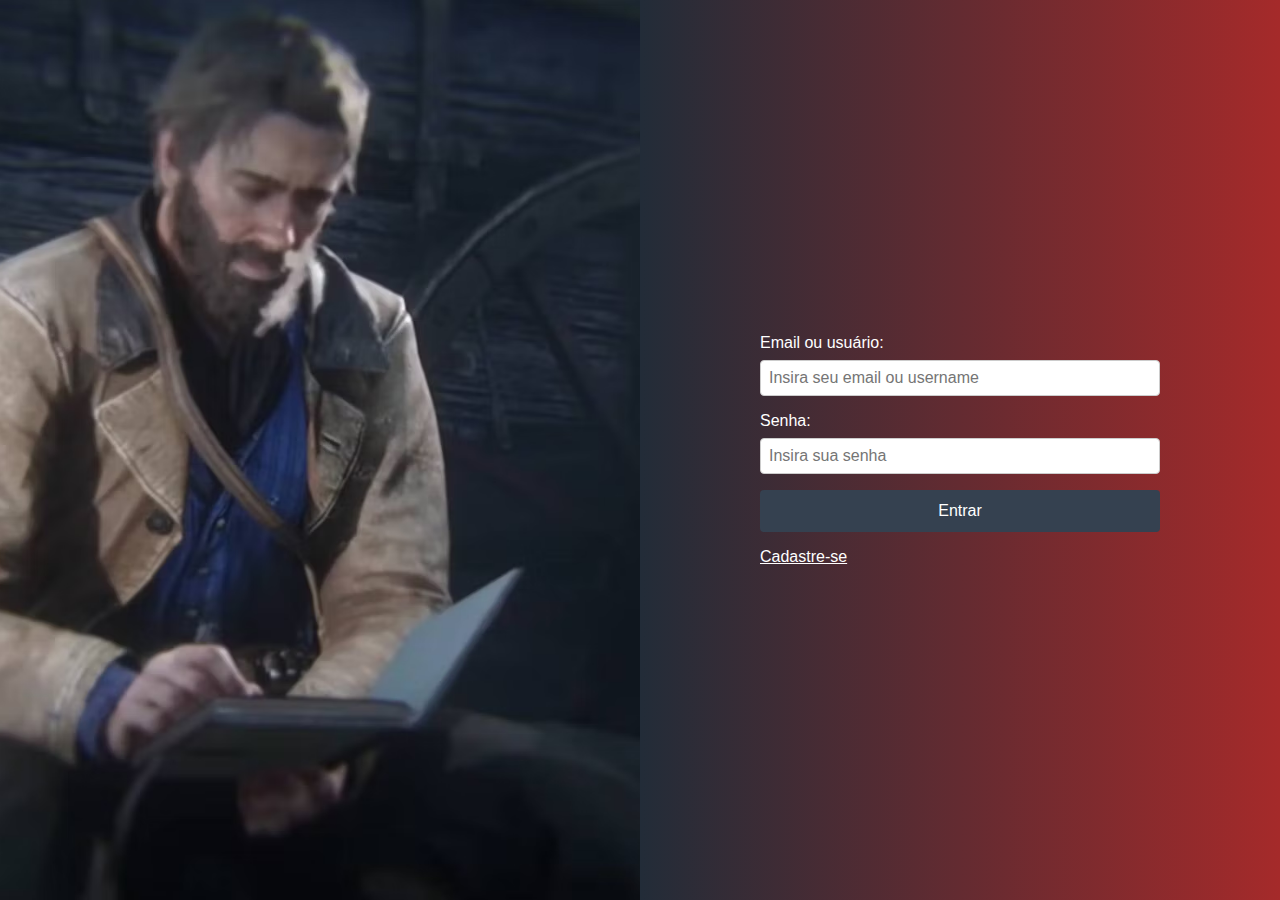
<file: index.html>
<!DOCTYPE html>
<html lang="en">
<head>
    <meta charset="UTF-8">
    <meta name="viewport" content="width=device-width, initial-scale=1.0">
    <title>Login - TadCalc</title>
    <style>
        * {
            margin: 0;
            padding: 0;
            box-sizing: border-box;
        }
        body {
            font-family: Arial, sans-serif;
        }
        main {
            display: flex;
            height: 100vh; 
        }
        #div1 {
            height: 100%;
            width: 50%;
            background-image: url('./img/red-dead-redemption-2-arthur-writing.avif');
            background-size: cover;
            background-position: center;
        }
        .form-container {
            display: flex;
            flex-direction: column;
            justify-content: center;
            align-items: center;
            width: 50%;
            padding: 2rem;
            background: linear-gradient(to right, #222C38, brown)
        }
        form {
            display: flex;
            flex-direction: column;
            width: 100%;
            max-width: 400px; 
        }
        label {
            margin-bottom: 0.5rem;
            font-size: 1rem;
            color: #fff;
        }
        input {
            margin-bottom: 1rem;
            padding: 0.5rem;
            font-size: 1rem;
            border: 1px solid #ccc;
            border-radius: 4px;
            width: 100%;
        }
        input[type="button"] {
            background-color: #354150;
            color: white;
            border: none;
            cursor: pointer;
            padding: 0.75rem;
            font-size: 1rem;
            border-radius: 4px;
        }
        input[type="submit"]:hover {
            background-color: #0056b3;
        }

        @media (max-width: 1024px) {
    main {
        flex-direction: column;
        height: auto;
    }

    #div1 {
        width: 100%;
        height: 50vh; 
    }

    .form-container {
        width: 100%;
        padding: 1rem;
    }

    form {
        max-width: 90%;
    }

    input[type="button"] {
        padding: 0.5rem;
        font-size: 0.9rem;
    }
}

    </style>
</head>
<body>
    <main>
        <div id="div1"></div>
        <div class="form-container">
            <form action="" id="formLogin">
                <label for="login">Email ou usuário:</label>
                <input type="text" id="login" name="login" placeholder="Insira seu email ou username">
                <label for="senha">Senha:</label>
                <input type="password" id="senha" name="senha" placeholder="Insira sua senha">
                <a href="./TadCalcs.html"><input type="button" value="Entrar"></a>
                <a href="" style="color: #fff;" id="cadastro"><p>Cadastre-se</p></a>
            </form>
        </div>
    </main>
</body>
<script>
    const frm = document.getElementById('formLogin');
    const cadastro = document.getElementById('cadastro')

    cadastro.addEventListener('click', (e) => {
        e.preventDefault()
        frm.innerHTML = `
                <h2 style="color: #fff; margin-bottom: 1rem">Cadastro de usuário:</h2>
                <label for="login">Insira um Email ou Nome de usuário</label>
                <input type="text" id="login" name="login" placeholder="Insira seu email ou username">
                <label for="senha">Crie uma senha:</label>
                <input type="password" id="senha" name="senha" placeholder="Insira uma senha">
                <a href="./TadCalcs.html"><input type="button" value="Cadastar"></a>
        `
    })
</script>
</html>
</file>
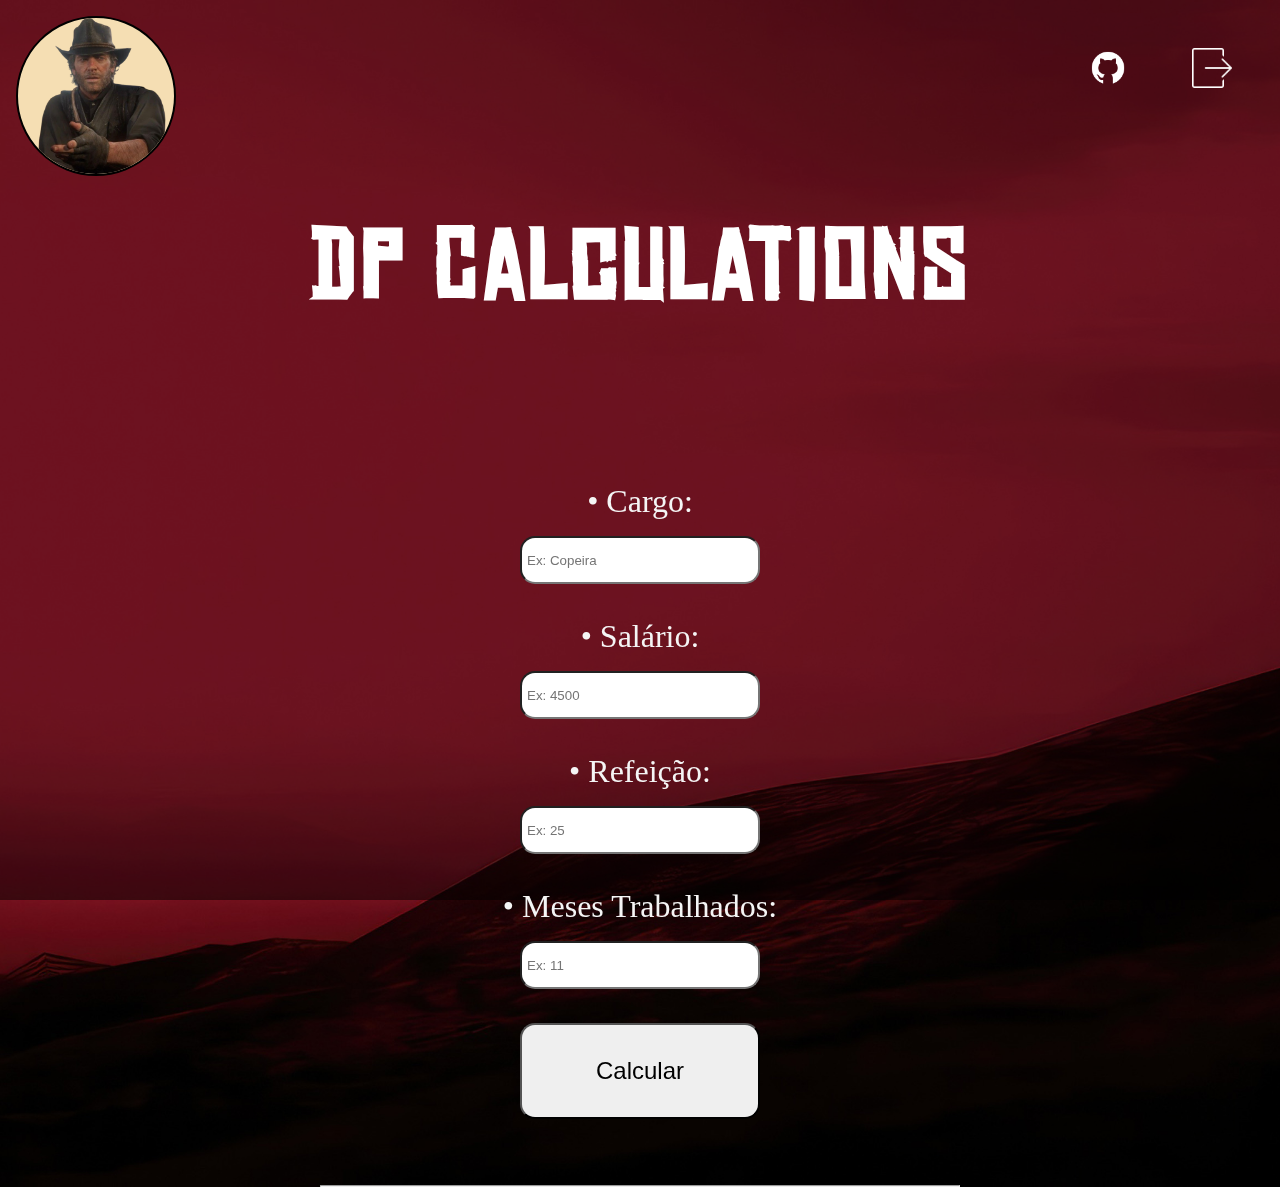
<file: TadCalcs.html>
<!DOCTYPE html>
<html lang="en">

<head>
    <meta charset="UTF-8">
    <meta name="viewport" content="width=device-width, initial-scale=1.0">
    <title>Tad Calculations</title>
    <link rel="stylesheet" href="./css/style.css">
</head>

<body>
    <div class="carousel-overlay"></div>
    <header>
        <img src="./img/arthur.png" alt="" id="arthur">
        <nav>
            <ul>
                <a href="https://github.com/Luuck-bit/">
                    <li><img src="./img/github.png" alt=""></li>
                </a>
                <a href="./index.html"> <li><img src="./img/logout.png" alt=""></li></a>
            </ul>
        </nav>
    </header>
    <section id="title">
        <h1>Dp Calculations</h1>
    </section>
    <main>
        <form id="form">
            <label for="cargo">• Cargo:</label>
            <input type="text" id="cargo" placeholder="Ex: Copeira"><br>
            <label for="salario">• Salário:</label>
            <input type="number" id="salario" placeholder="Ex: 4500"><br>
            <label for="refeicao">• Refeição:</label>
            <input type="number" id="refeicao" placeholder="Ex: 25"> <br>
            <label for="mesesTrabalhados">• Meses Trabalhados:</label>
            <input type="number" id="mesesTrabalhados" placeholder="Ex: 11"><br>

        </form>
        <input type="button" value="Calcular" id="button"><br>

    </main>
    <hr>
    <section id="resultados">

    </section>

    
</body>
</div>
<script src="./js/script.js"></script>

</html>
</file>
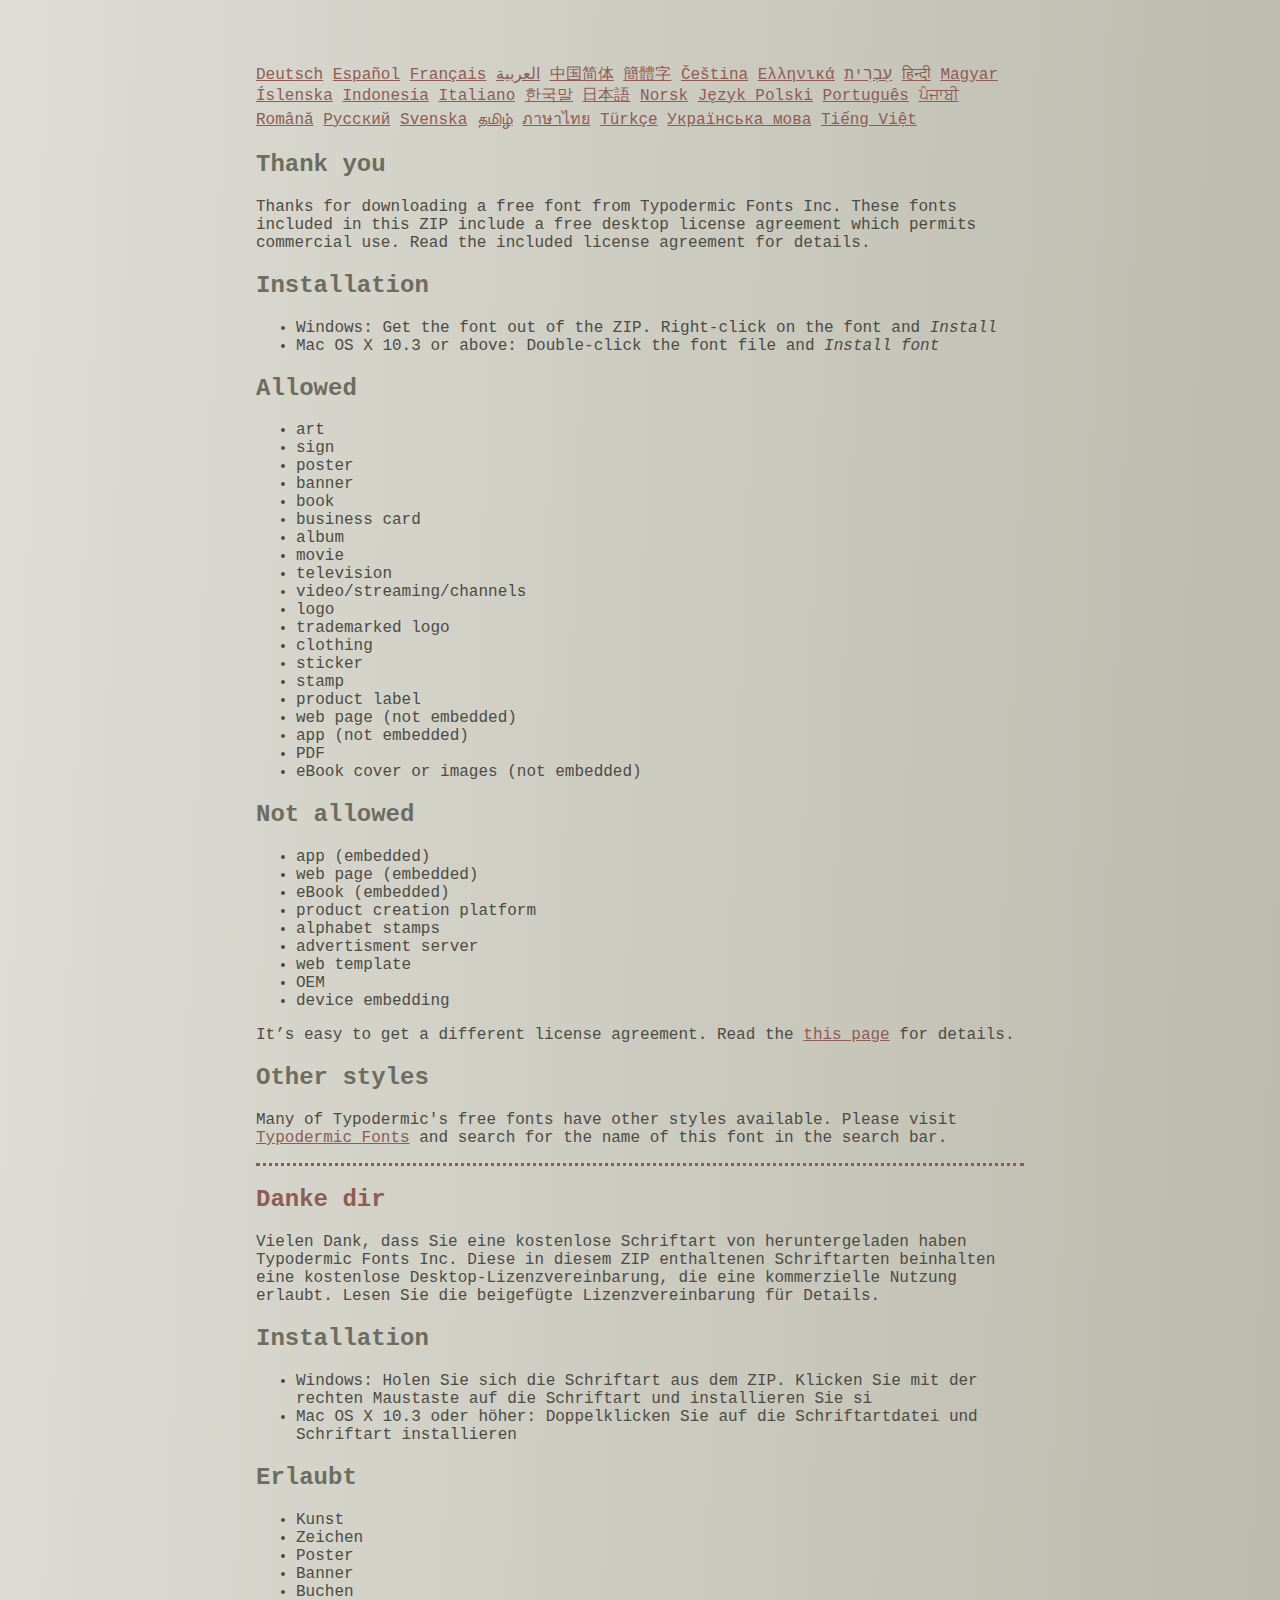
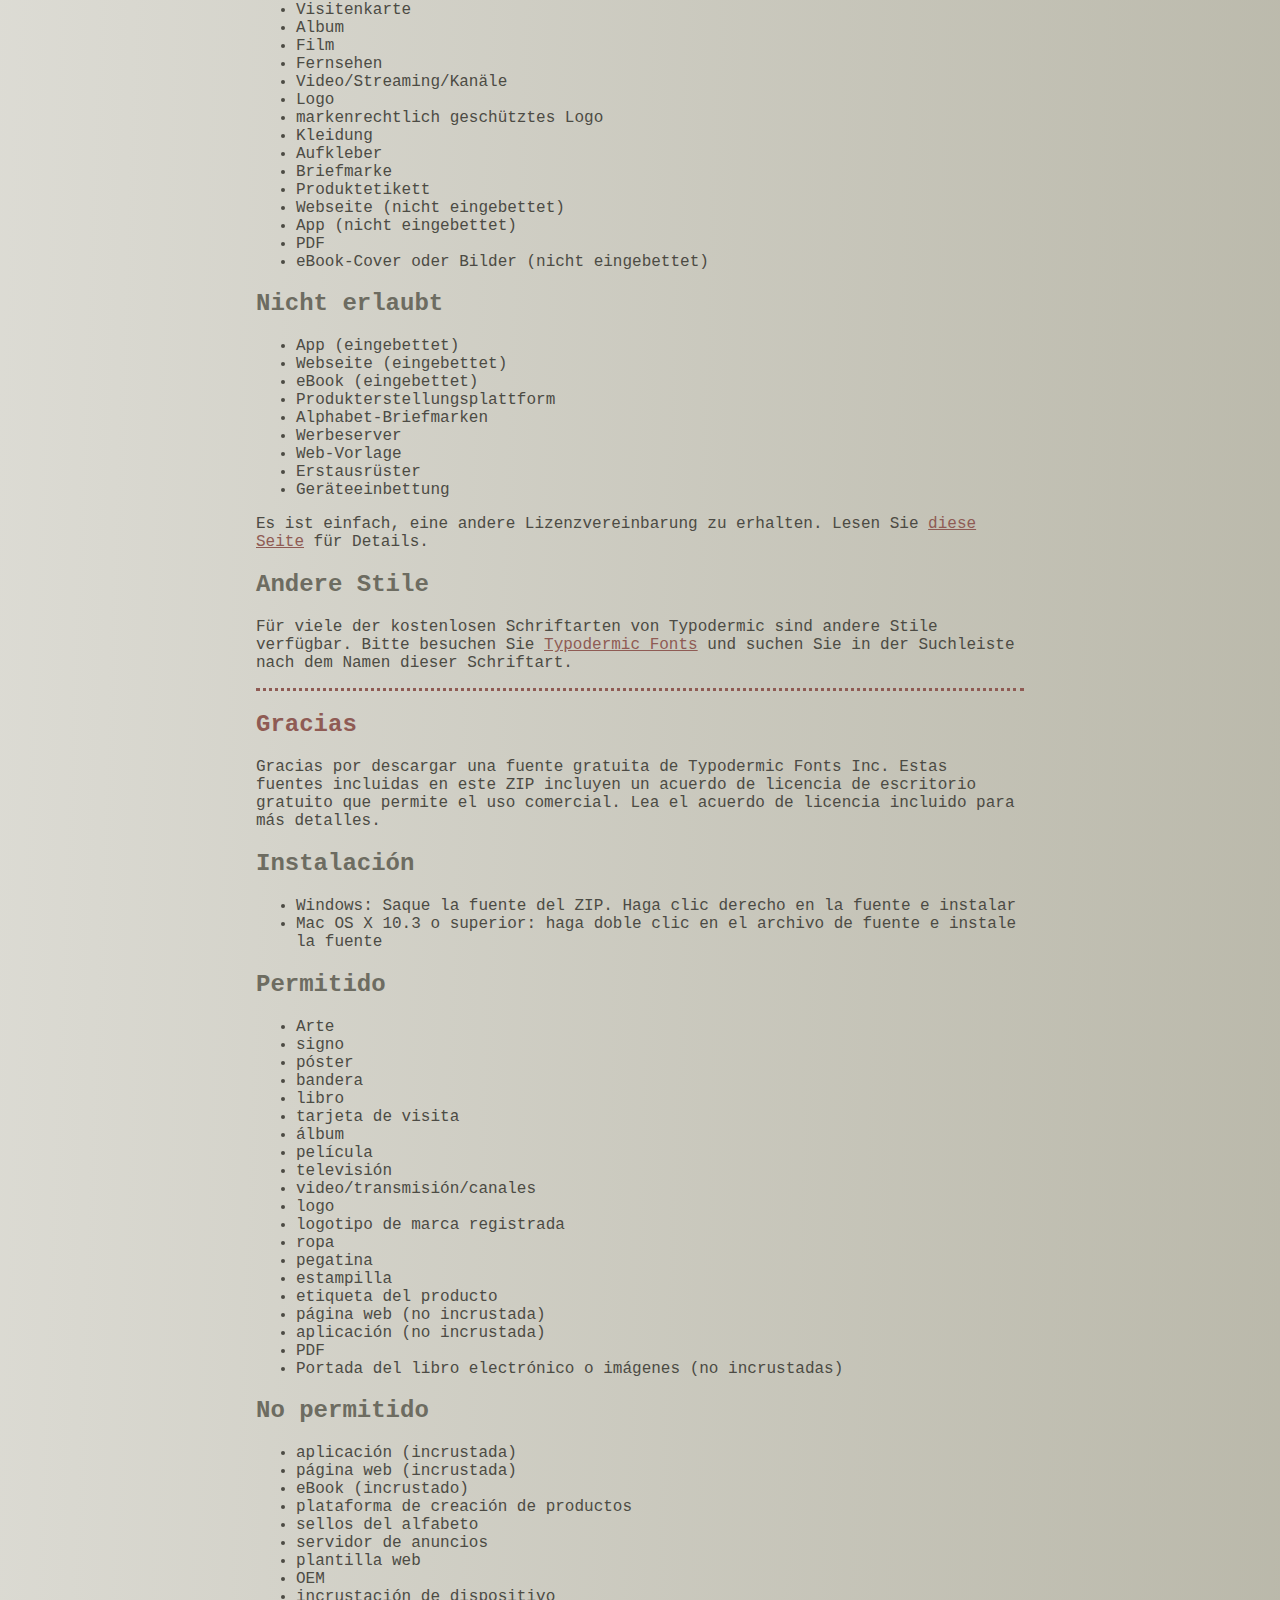
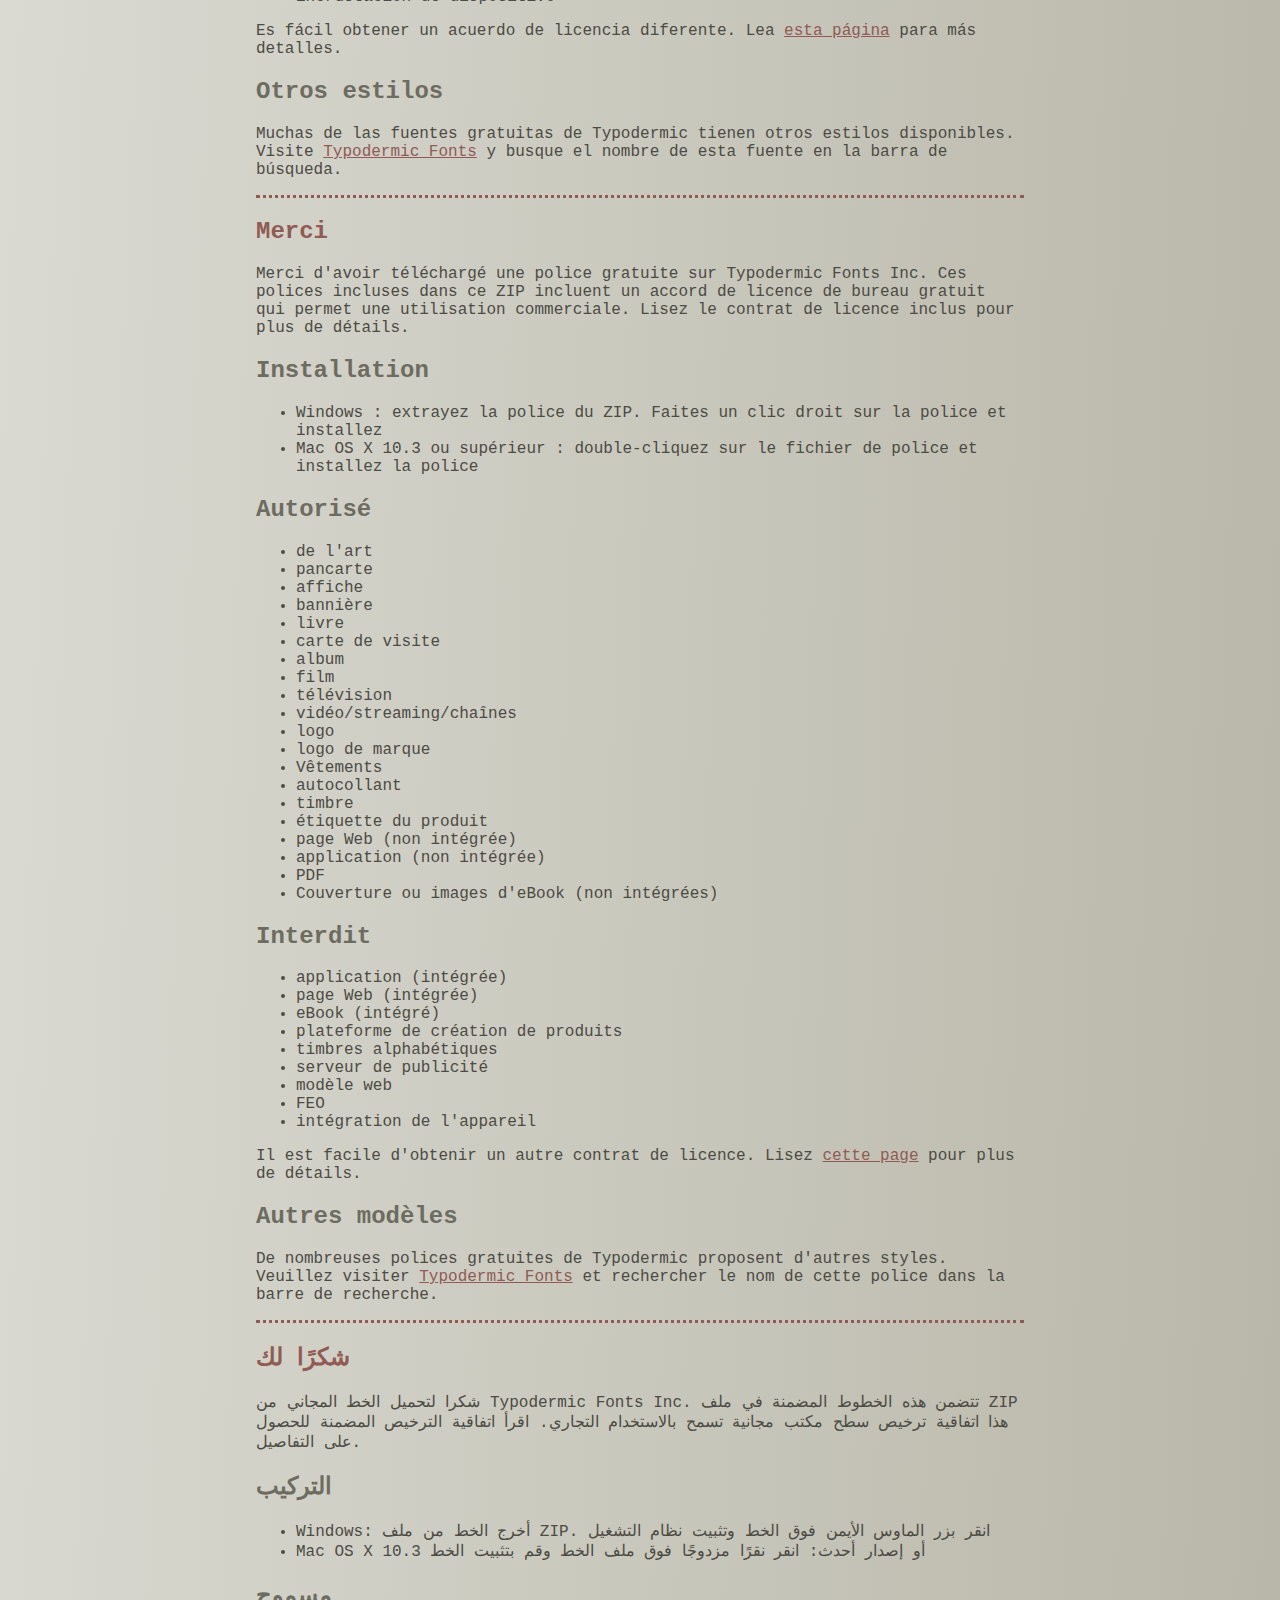
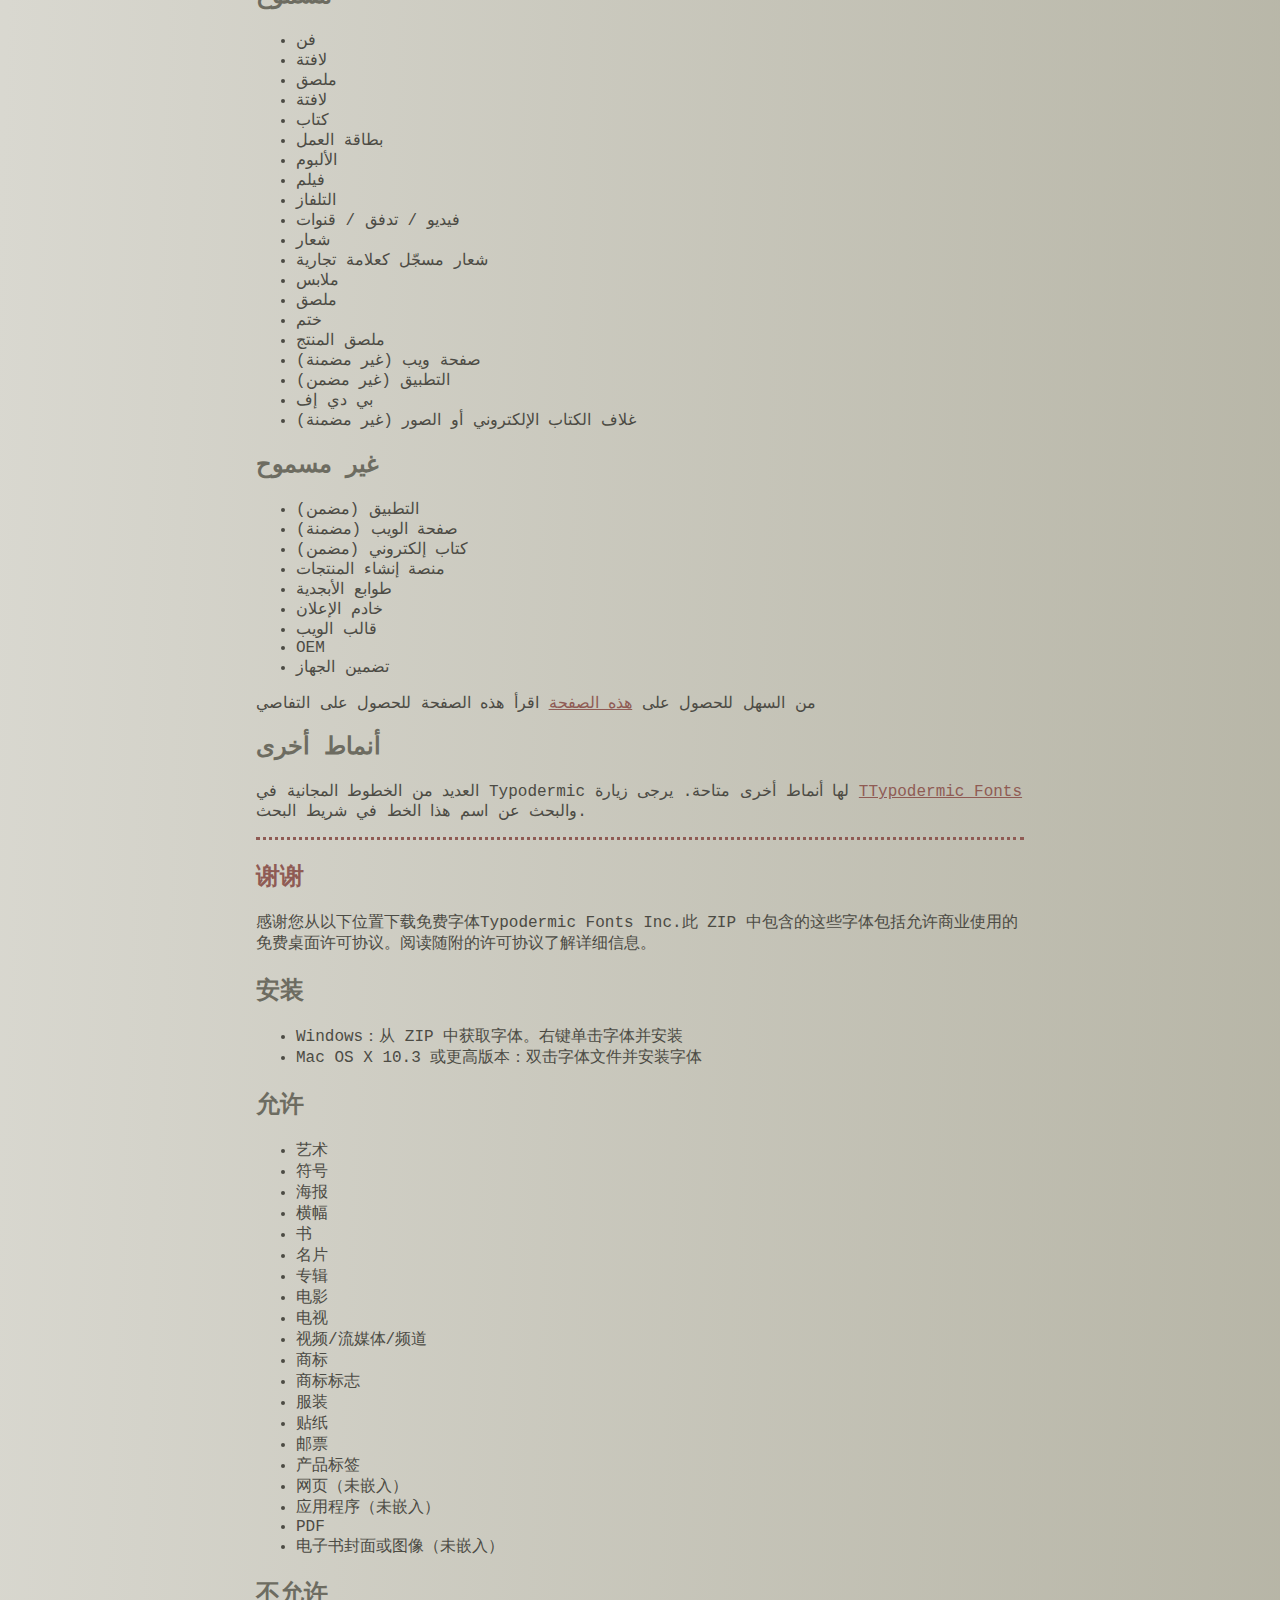
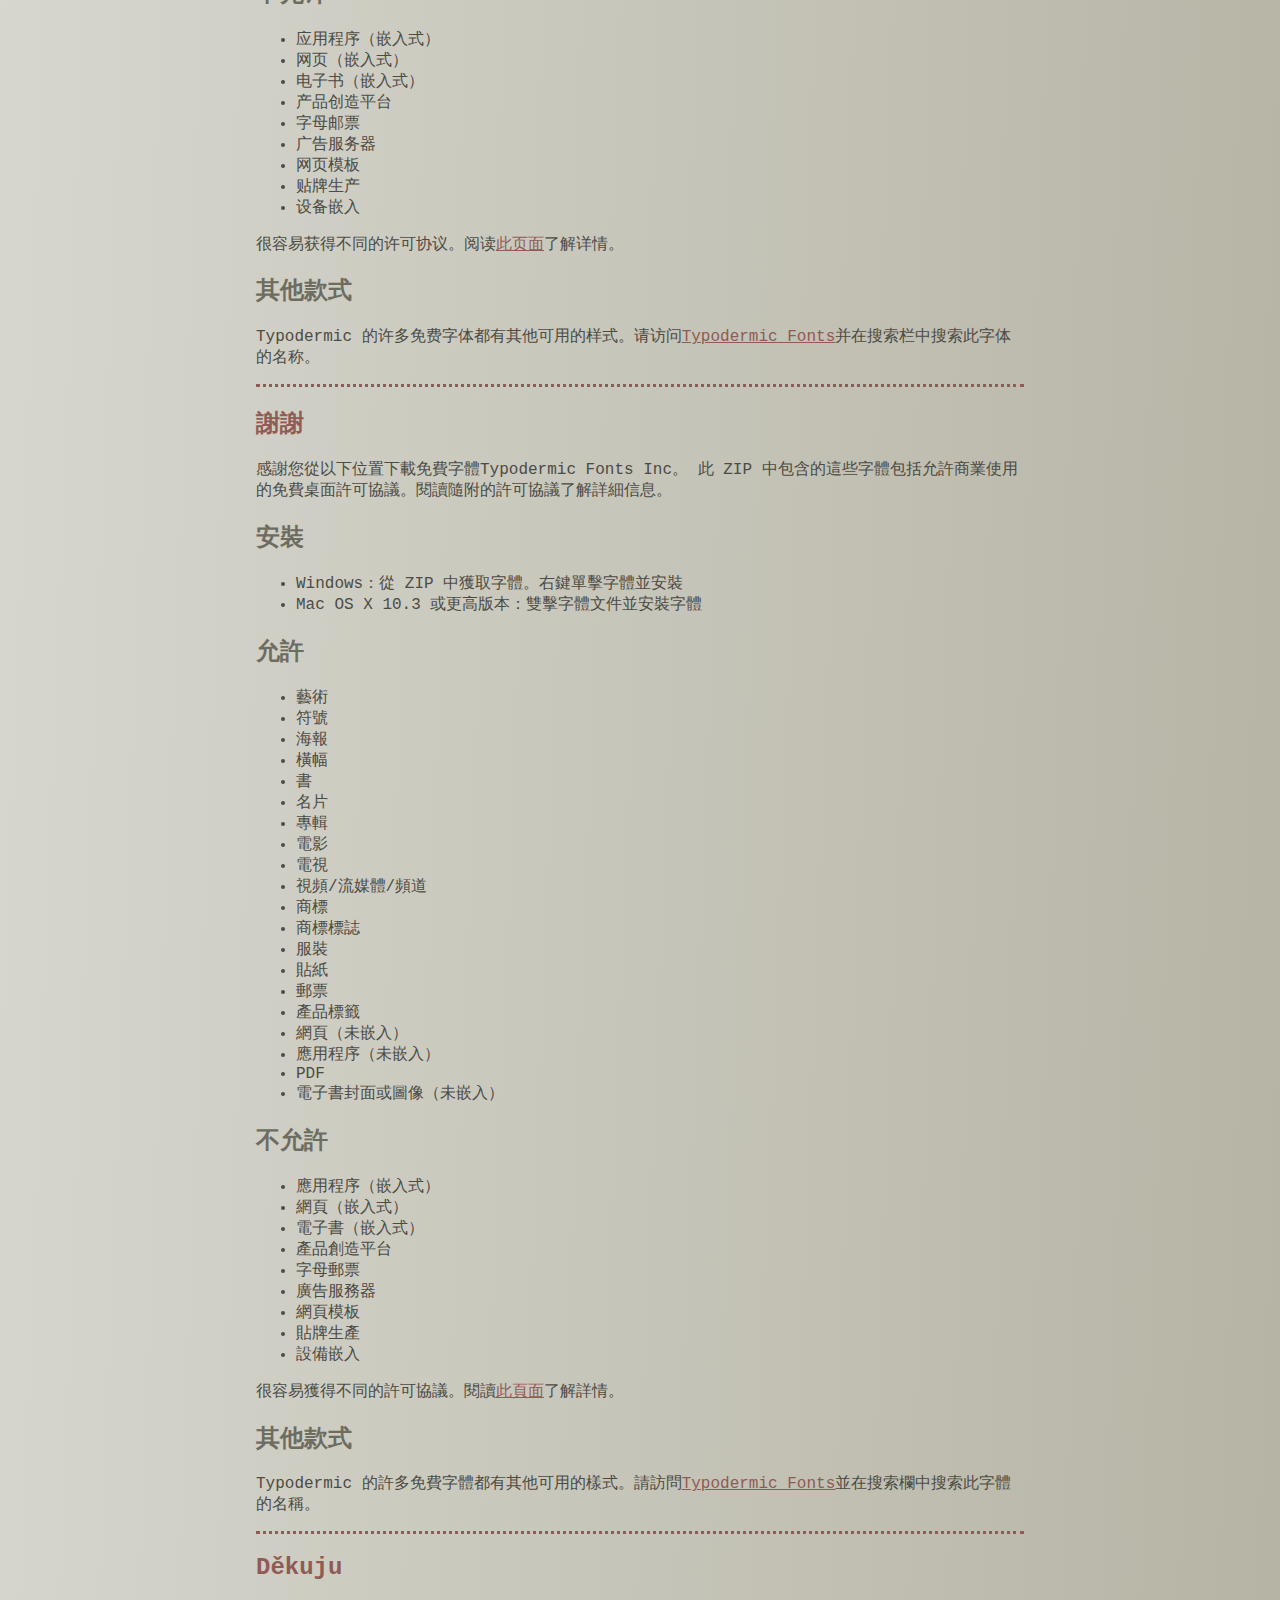
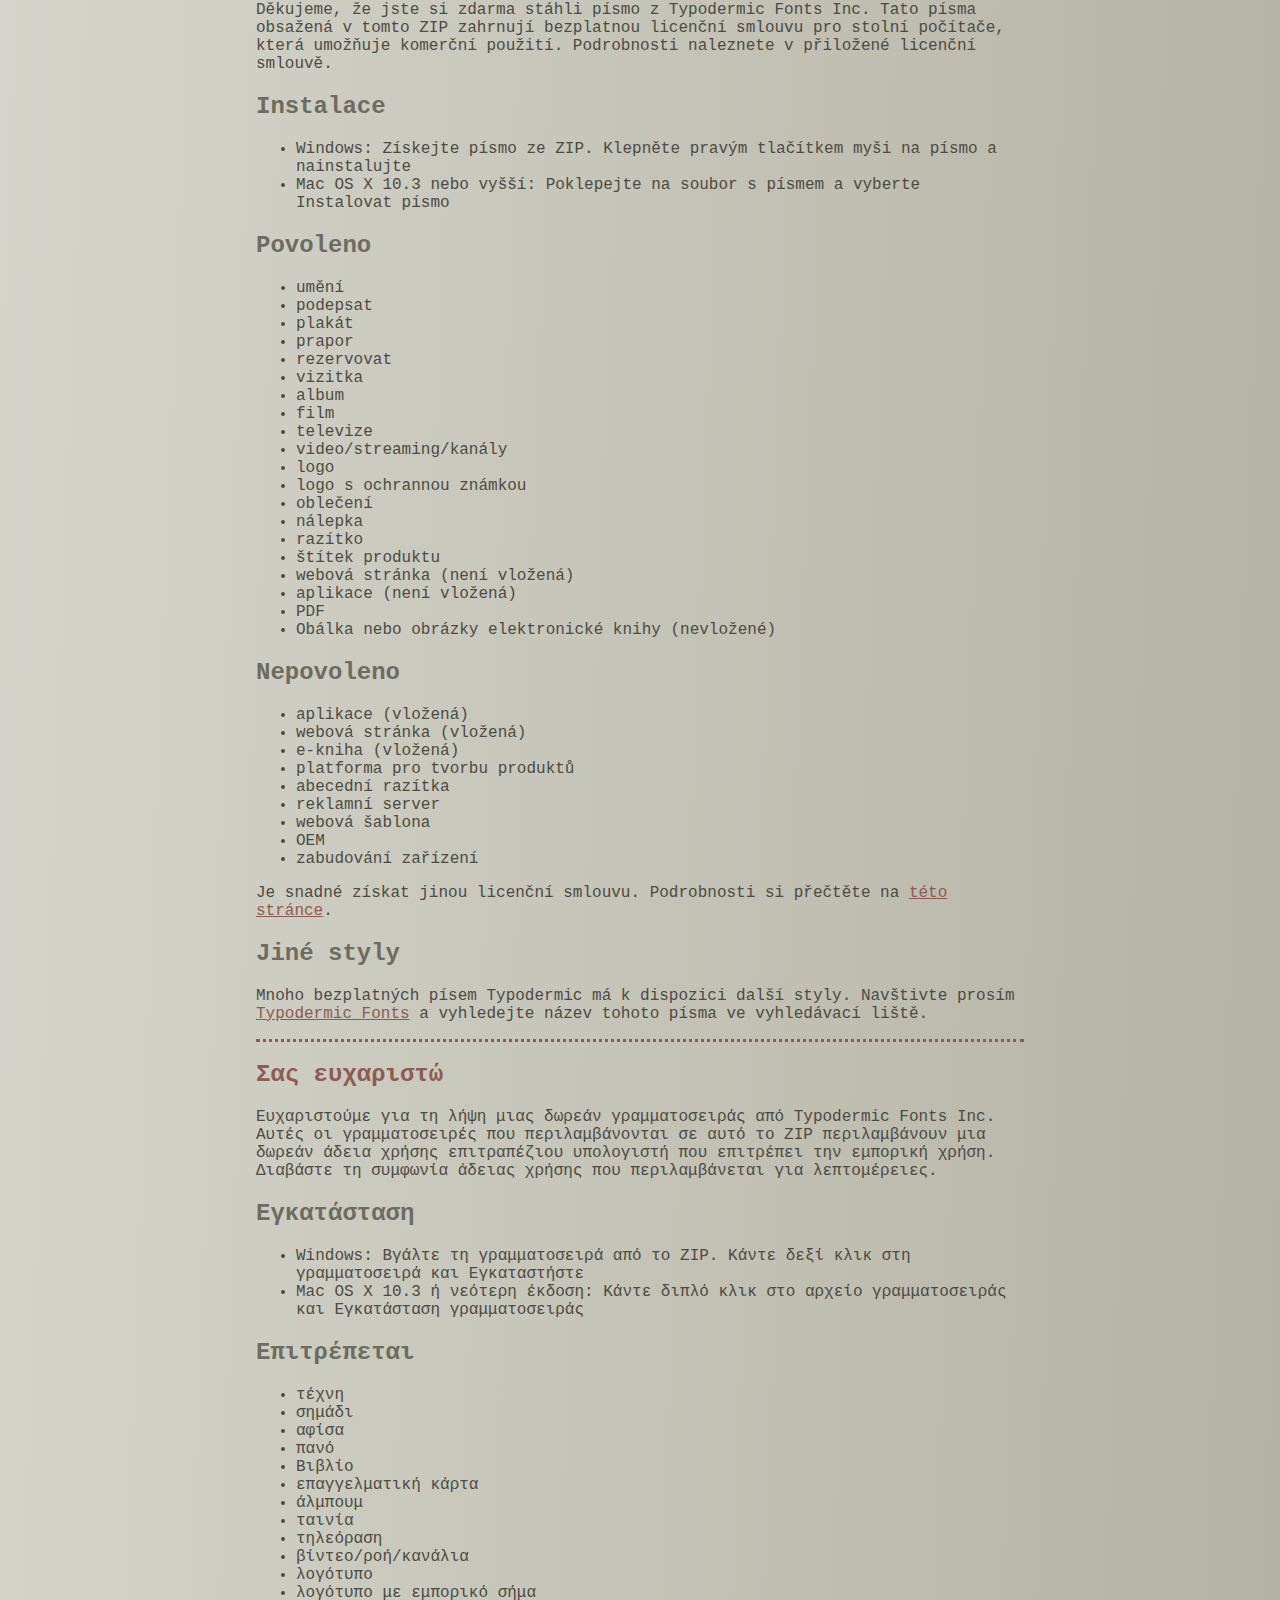
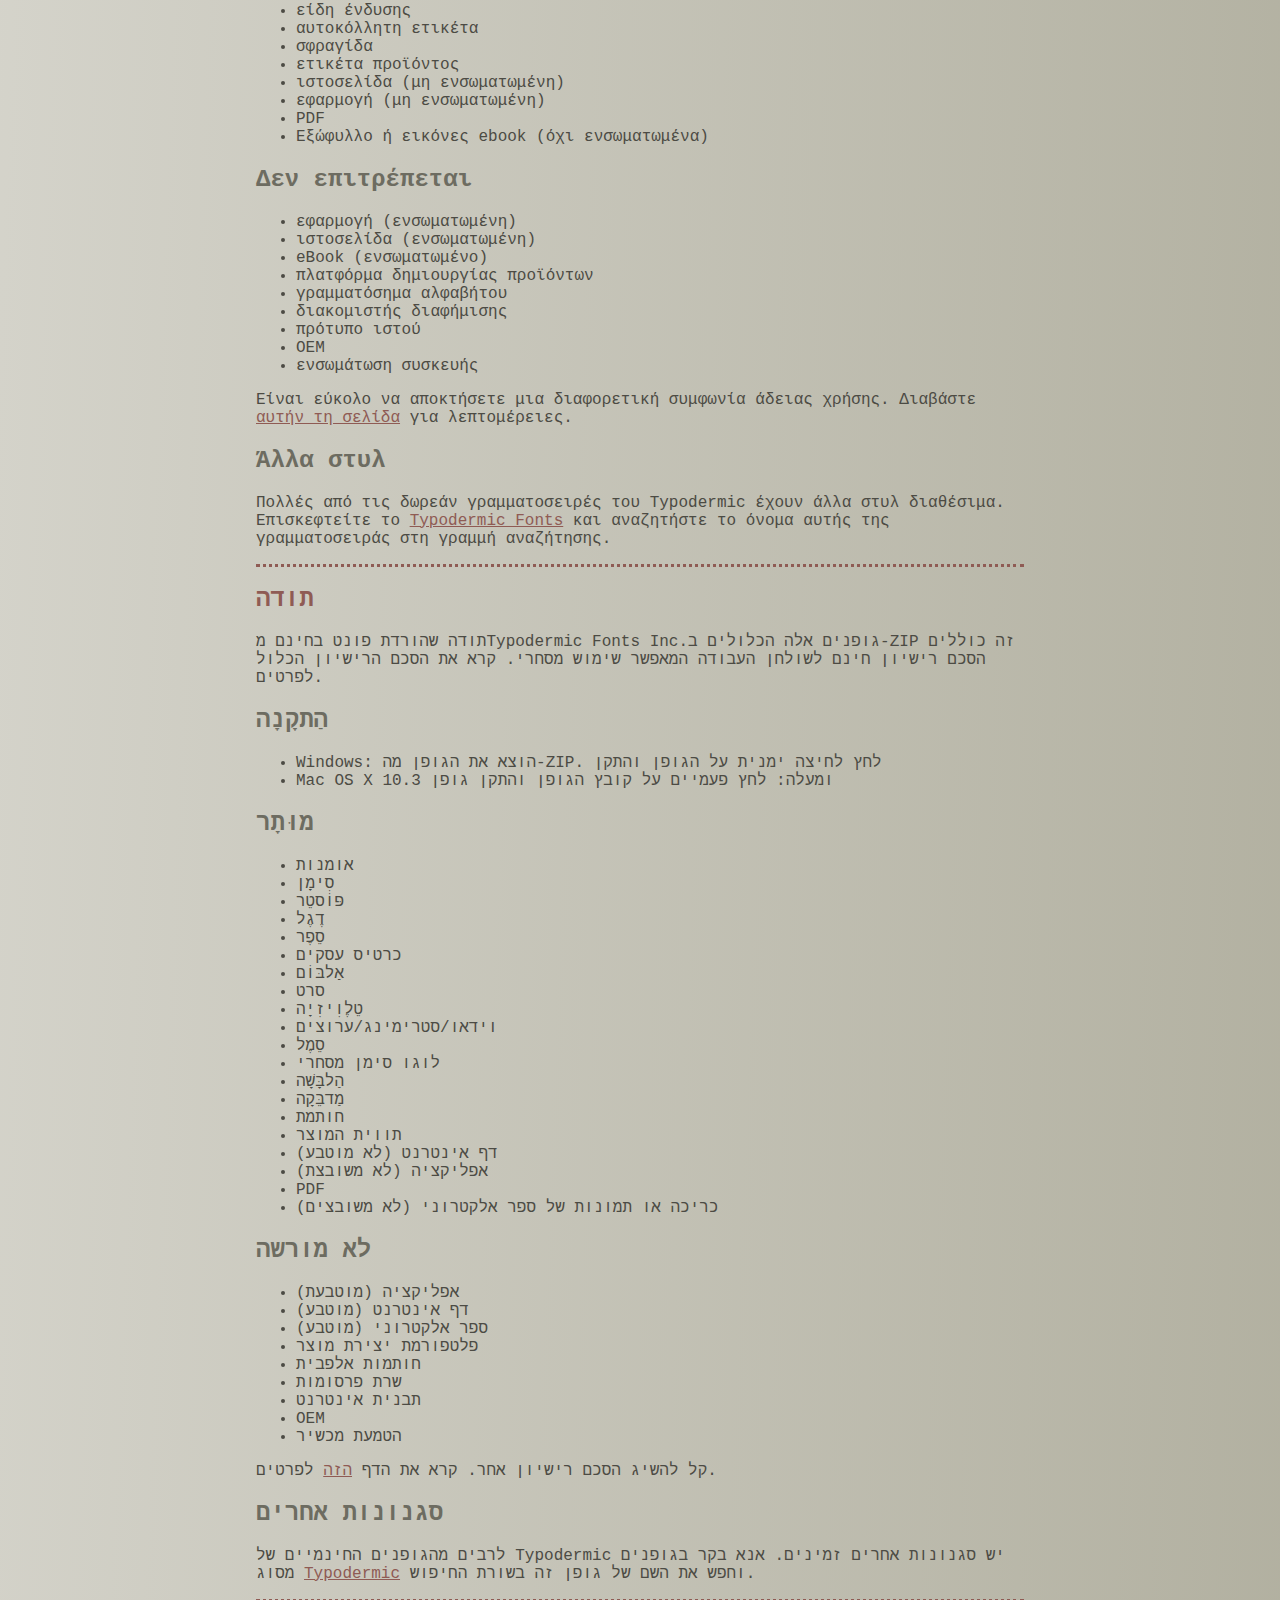
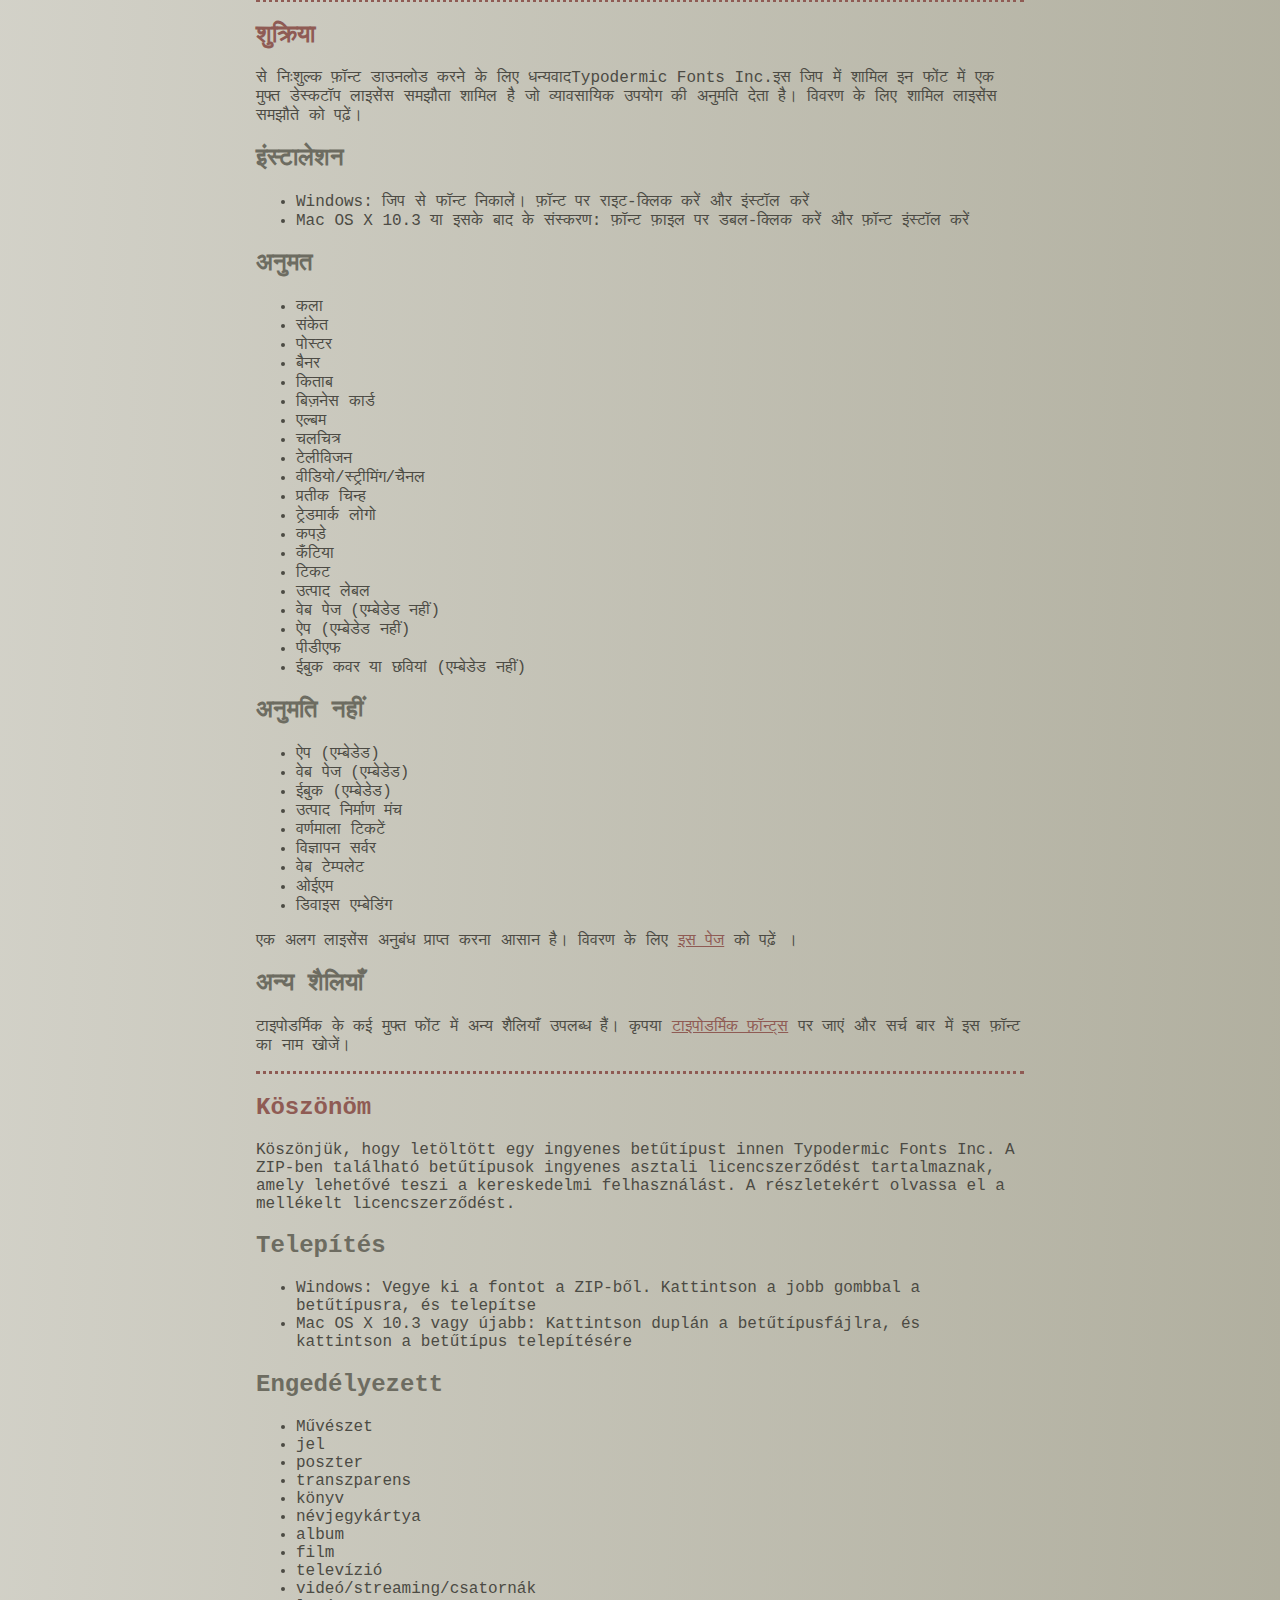
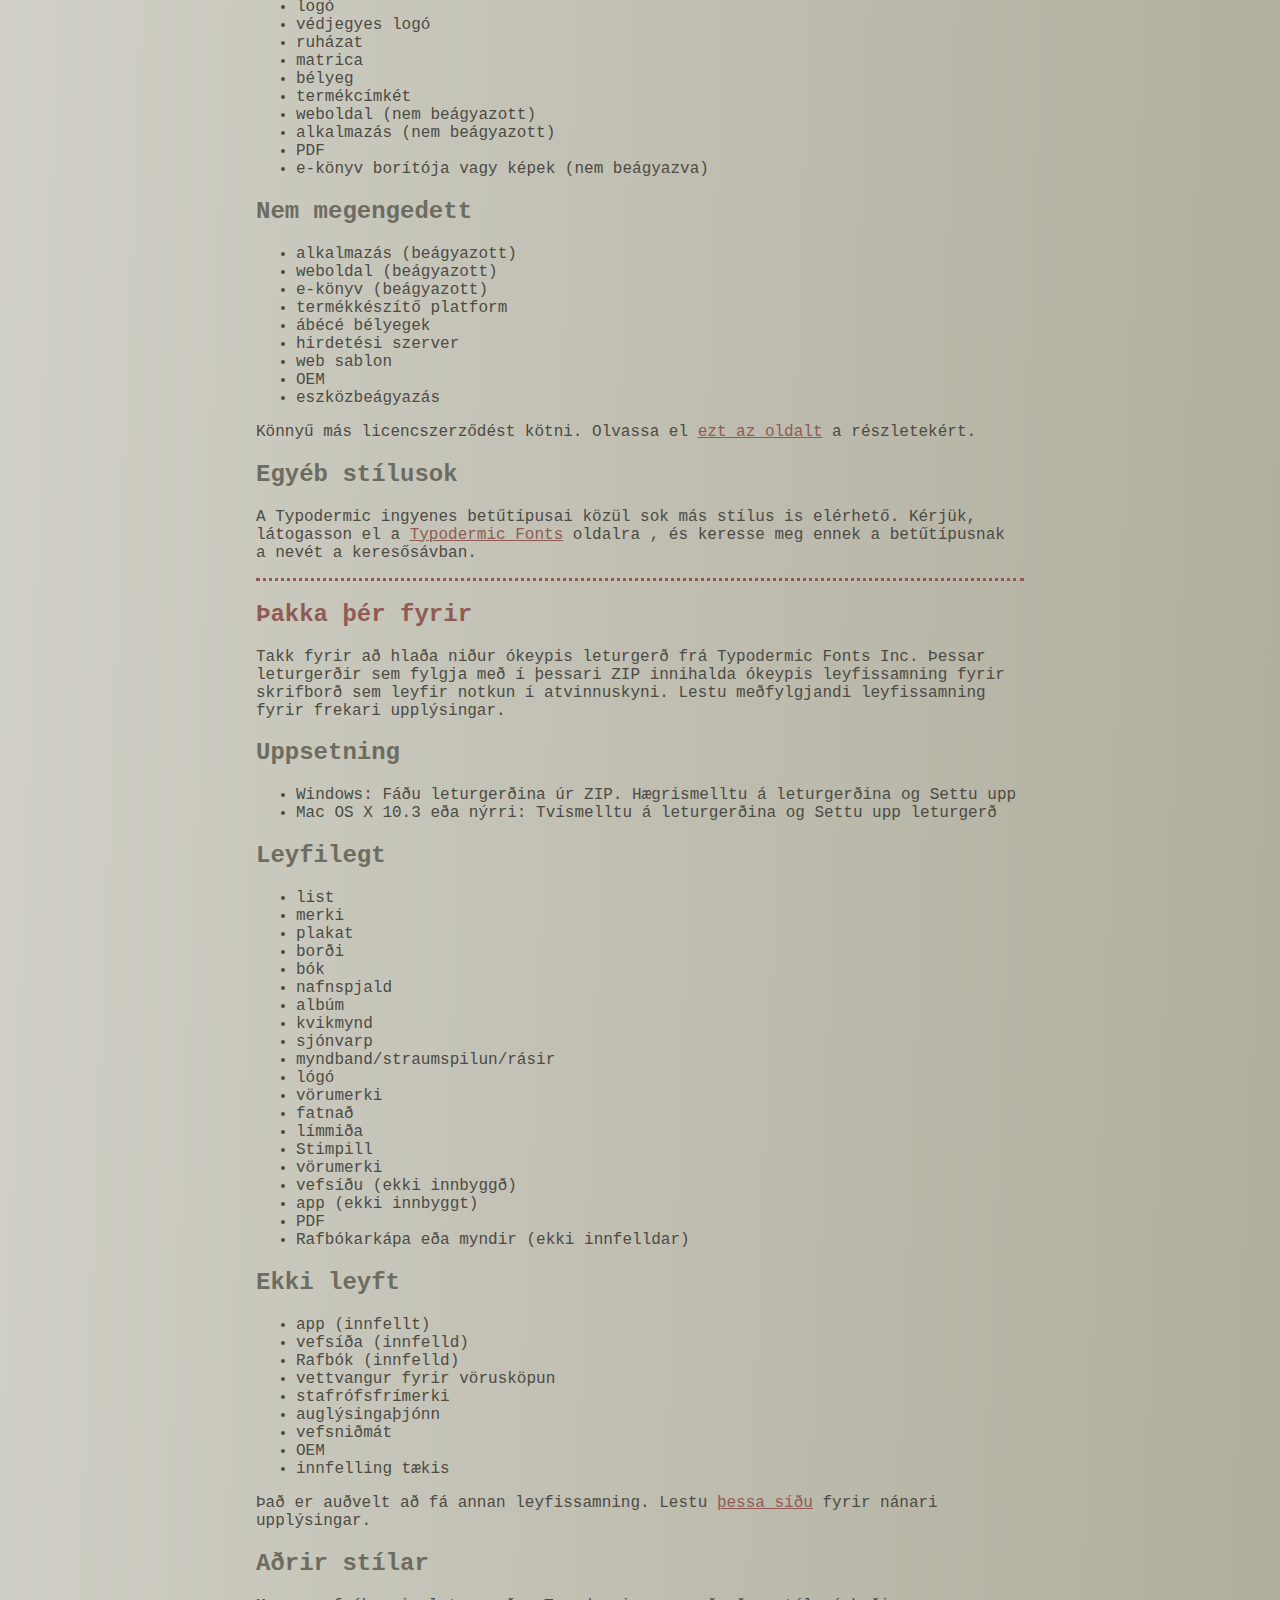
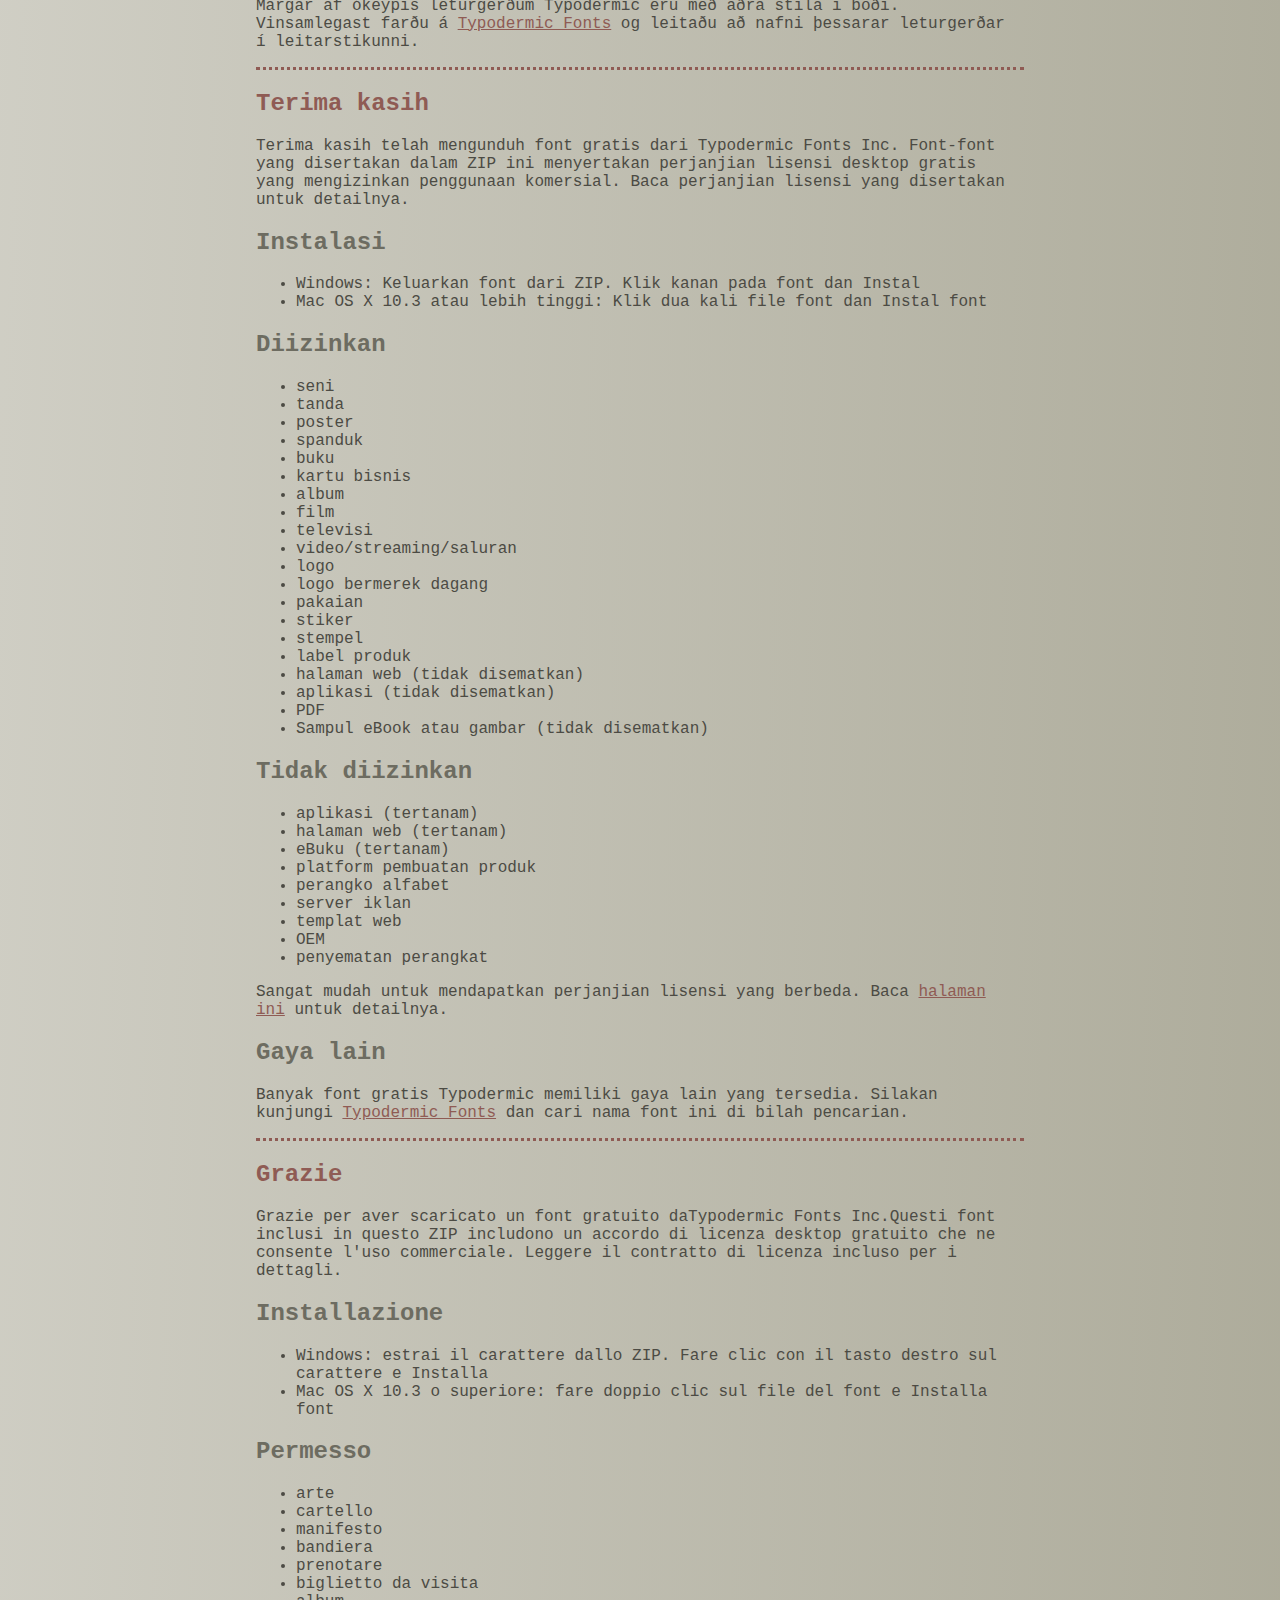
<file: chinese_rocks/read-this.html>
<head>
<meta http-equiv="Content-Type" content="text/html; charset=utf-8">
<title>Typodermic Fonts Inc. Free Font Instructions 2023</title>
<style type="text/css">
body {margin:30px 20% 120px 20%; padding:0px; font-family:Consolas, Courier, sans-serif; color:#4c4b44; background-color:#c2c1b3;
/* IE10 Consumer Preview */ 
background-image: -ms-linear-gradient(top left, #DEDDD6 0%, #9D9B87 100%);
/* Mozilla Firefox */ 
background-image: -moz-linear-gradient(top left, #DEDDD6 0%, #9D9B87 100%);
/* Opera */ 
background-image: -o-linear-gradient(top left, #DEDDD6 0%, #9D9B87 100%);
/* Webkit (Safari/Chrome 10) */ 
background-image: -webkit-gradient(linear, left top, right bottom, color-stop(0, #DEDDD6), color-stop(1, #9D9B87));
/* Webkit (Chrome 11+) */ 
background-image: -webkit-linear-gradient(top left, #DEDDD6 0%, #9D9B87 100%);
/* W3C Markup, IE10 Release Preview */ 
background-image: linear-gradient(to bottom right, #DEDDD6 0%, #9D9B87 100%);
	}
h2 {color:#6d6c61;}
a {color:#8f5b54;}
a:hover {color:#ffffff; background-color:#9a998c;}
hr.dotted {border: 0; border-top: 3px dotted #8f5b54;}
</style>
</head>

<body>

<br>

<p translate="no">
<a href="#German">Deutsch</a>
<a href="#Spanish">Español</a>
<a href="#French">Français</a>
<a href="#Arabic">العربية</a>
<a href="#Chinese">中国简体</a>
<a href="#Chinese(trad)">簡體字</a>
<a href="#Czech">Čeština</a>
<a href="#Greek">Ελληνικά</a>
<a href="#Hebrew">עִבְרִית</a>
<a href="#Hindi">हिन्दी</a>
<a href="#Hungarian">Magyar</a>
<a href="#Icelandic">Íslenska</a>
<a href="#Indonesian">Indonesia</a>
<a href="#Italian">Italiano</a>
<a href="#Korean">한국말</a>
<a href="#Japanese">日本語</a>
<a href="#Norwegian">Norsk</a>
<a href="#Polish">Język&nbsp;Polski</a>
<a href="#Portuguese">Português</a>
<a href="#Punjabi">ਪੰਜਾਬੀ</a>
<a href="#Romanian">Română</a>
<a href="#Russian">Русский</a>
<a href="#Swedish">Svenska</a>
<a href="#Tamil">தமிழ்</a>
<a href="#Thai">ภาษาไทย</a>
<a href="#Turkish">Türkçe</a>
<a href="#Ukrainian">Українська&nbsp;мова</a>
<a href="#Vietnamese">Tiếng&nbsp;Việt</a>
</p>

<h2>Thank you</h2>

<p>Thanks for downloading a free font from <span translate="no">Typodermic Fonts Inc.</span> These fonts included in this ZIP include a free desktop license agreement which permits commercial use. Read the included license agreement for details.</p>


<h2>Installation</h2>
<ul><li>Windows: Get the font out of the ZIP. Right-click on the font and <em>Install</em><li>Mac OS X 10.3 or above: Double-click the font file and <em>Install font</em></ul>

<h2>Allowed</h2>

<ul>
<li>art</li>
<li>sign</li>
<li>poster</li>
<li>banner</li>
<li>book</li>
<li>business card</li>
<li>album</li>
<li>movie</li>
<li>television</li>
<li>video/streaming/channels</li>
<li>logo</li>
<li>trademarked logo</li>
<li>clothing</li>
<li>sticker</li>
<li>stamp</li>
<li>product label</li>
<li>web page (not embedded)</li>
<li>app (not embedded)</li>
<li>PDF</li>
<li>eBook cover or images (not embedded)</li>
</ul>

<h2>Not allowed</h2>

<ul>
<li>app (embedded)</li>
<li>web page (embedded)</li>
<li>eBook (embedded)</li>
<li>product creation platform</li>
<li>alphabet stamps</li>
<li>advertisment server</li>
<li>web template</li>
<li>OEM</li>
<li>device embedding</li>
</ul>

<p>It&rsquo;s easy to get a different license agreement. Read the <a href="https://typodermicfonts.com/license/">this page</a> for details. </p>

<h2>Other styles</h2>

<p>Many of Typodermic's free fonts have other styles available. Please visit <a href="https://typodermicfonts.com">Typodermic Fonts</a> and search for the name of this font in the search bar.</p>

<hr class="dotted">

<h2><a id="German">Danke dir</a></h2>

<p>Vielen Dank, dass Sie eine kostenlose Schriftart von heruntergeladen haben Typodermic Fonts Inc. Diese in diesem ZIP enthaltenen Schriftarten beinhalten eine kostenlose Desktop-Lizenzvereinbarung, die eine kommerzielle Nutzung erlaubt. Lesen Sie die beigefügte Lizenzvereinbarung für Details.</p>


<h2>Installation</h2>
<ul><li>Windows: Holen Sie sich die Schriftart aus dem ZIP. Klicken Sie mit der rechten Maustaste auf die Schriftart und installieren Sie si<li>Mac OS X 10.3 oder höher: Doppelklicken Sie auf die Schriftartdatei und Schriftart installieren </ul>

<h2>Erlaubt</h2>

<ul>
<li>Kunst</li>
<li>Zeichen</li>
<li>Poster</li>
<li>Banner</li>
<li>Buchen</li>
<li>Visitenkarte</li>
<li>Album</li>
<li>Film</li>
<li>Fernsehen</li>
<li>Video/Streaming/Kanäle</li>
<li>Logo</li>
<li>markenrechtlich geschütztes Logo</li>
<li>Kleidung</li>
<li>Aufkleber</li>
<li>Briefmarke</li>
<li>Produktetikett</li>
<li>Webseite (nicht eingebettet)</li>
<li>App (nicht eingebettet)</li>
<li>PDF</li>
<li>eBook-Cover oder Bilder (nicht eingebettet)</li>
</ul>

<h2>Nicht erlaubt</h2>

<ul>
<li>App (eingebettet)</li>
<li>Webseite (eingebettet)</li>
<li>eBook (eingebettet)</li>
<li>Produkterstellungsplattform</li>
<li>Alphabet-Briefmarken</li>
<li>Werbeserver</li>
<li>Web-Vorlage</li>
<li>Erstausrüster</li>
<li>Geräteeinbettung</li>
</ul>

<p>Es ist einfach, eine andere Lizenzvereinbarung zu erhalten. Lesen Sie <a href="https://typodermicfonts.com/license/">diese Seite</a> für Details.</p>

<h2>Andere Stile</h2>

<p>Für viele der kostenlosen Schriftarten von Typodermic sind andere Stile verfügbar. Bitte besuchen Sie <a href="https://typodermicfonts.com">Typodermic Fonts</a> und suchen Sie in der Suchleiste nach dem Namen dieser Schriftart.</p>


<hr class="dotted">

<h2><a id="Spanish">Gracias</a></h2>

<p>Gracias por descargar una fuente gratuita de Typodermic Fonts Inc. Estas fuentes incluidas en este ZIP incluyen un acuerdo de licencia de escritorio gratuito que permite el uso comercial. Lea el acuerdo de licencia incluido para más detalles.</p>


<h2>Instalación</h2>
<ul><li>Windows: Saque la fuente del ZIP. Haga clic derecho en la fuente e instalar <li>Mac OS X 10.3 o superior: haga doble clic en el archivo de fuente e instale la fuente</ul>

<h2>Permitido</h2>

<ul>
<li>Arte</li>
<li>signo</li>
<li>póster</li>
<li>bandera</li>
<li>libro</li>
<li>tarjeta de visita</li>
<li>álbum</li>
<li>película</li>
<li>televisión</li>
<li>video/transmisión/canales</li>
<li>logo</li>
<li>logotipo de marca registrada</li>
<li>ropa</li>
<li>pegatina</li>
<li>estampilla</li>
<li>etiqueta del producto</li>
<li>página web (no incrustada)</li>
<li>aplicación (no incrustada)</li>
<li>PDF</li>
<li>Portada del libro electrónico o imágenes (no incrustadas)</li>
</ul>


<h2>No permitido</h2>

<ul>
<li>aplicación (incrustada)</li>
<li>página web (incrustada)</li>
<li>eBook (incrustado)</li>
<li>plataforma de creación de productos</li>
<li>sellos del alfabeto</li>
<li>servidor de anuncios</li>
<li>plantilla web</li>
<li>OEM</li>
<li>incrustación de dispositivo</li>
</ul>

<p>Es fácil obtener un acuerdo de licencia diferente. Lea <a href="https://typodermicfonts.com/license/">esta página</a> para más detalles.</p>

<h2>Otros estilos</h2>

<p>Muchas de las fuentes gratuitas de Typodermic tienen otros estilos disponibles. Visite  <a href="https://typodermicfonts.com">Typodermic Fonts</a> y busque el nombre de esta fuente en la barra de búsqueda.</p>


<hr class="dotted">

<h2><a id="French">Merci</a></h2>

<p>Merci d'avoir téléchargé une police gratuite sur Typodermic Fonts Inc. Ces polices incluses dans ce ZIP incluent un accord de licence de bureau gratuit qui permet une utilisation commerciale. Lisez le contrat de licence inclus pour plus de détails.</p>


<h2>Installation</h2>
<ul><li>Windows : extrayez la police du ZIP. Faites un clic droit sur la police et installez<li>Mac OS X 10.3 ou supérieur : double-cliquez sur le fichier de police et installez la police</ul>
  



<h2>Autorisé</h2>

<ul>
<li>de l'art</li>
<li>pancarte</li>
<li>affiche</li>
<li>bannière</li>
<li>livre</li>
<li>carte de visite</li>
<li>album</li>
<li>film</li>
<li>télévision</li>
<li>vidéo/streaming/chaînes</li>
<li>logo</li>
<li>logo de marque</li>
<li>Vêtements</li>
<li>autocollant</li>
<li>timbre</li>
<li>étiquette du produit</li>
<li>page Web (non intégrée)</li>
<li>application (non intégrée)</li>
<li>PDF</li>
<li>Couverture ou images d'eBook (non intégrées)</li>
</ul>
 


<h2>Interdit</h2>

<ul>
<li>application (intégrée)</li>
<li>page Web (intégrée)</li>
<li>eBook (intégré)</li>
<li>plateforme de création de produits</li>
<li>timbres alphabétiques</li>
<li>serveur de publicité</li>
<li>modèle web</li>
<li>FEO</li>
<li>intégration de l'appareil</li>
</ul>

<p>Il est facile d'obtenir un autre contrat de licence. Lisez  <a href="https://typodermicfonts.com/license/">cette page</a> pour plus de détails.</p>

<h2>Autres modèles</h2>

<p>De nombreuses polices gratuites de Typodermic proposent d'autres styles. Veuillez visiter  <a href="https://typodermicfonts.com">Typodermic Fonts</a> et rechercher le nom de cette police dans la barre de recherche.</p>


<hr class="dotted">

<h2><a id="Arabic">شكرًا لك</a></h2>

<p>

شكرا لتحميل الخط المجاني من Typodermic Fonts Inc. تتضمن هذه الخطوط المضمنة في ملف ZIP هذا اتفاقية ترخيص سطح مكتب مجانية تسمح بالاستخدام التجاري. اقرأ اتفاقية الترخيص المضمنة للحصول على التفاصيل.</p>


<h2>التركيب</h2>
<ul><li>Windows: أخرج الخط من ملف ZIP. انقر بزر الماوس الأيمن فوق الخط وتثبيت
    نظام التشغيل <li>Mac OS X 10.3 أو إصدار أحدث: انقر نقرًا مزدوجًا فوق ملف الخط وقم بتثبيت الخط</em></ul>

<h2>مسموح</h2>

<ul>
<li>فن</li>
<li>لافتة</li>
<li>ملصق</li>
<li>لافتة</li>
<li>كتاب</li>
<li>بطاقة العمل</li>
<li>الألبوم</li>
<li>فيلم</li>
<li>التلفاز</li>
<li>فيديو / تدفق / قنوات</li>
<li>شعار</li>
<li>شعار مسجّل كعلامة تجارية</li>
<li>ملابس</li>
<li>ملصق</li>
<li>ختم</li>
<li>ملصق المنتج</li>
<li>صفحة ويب (غير مضمنة)</li>
<li>التطبيق (غير مضمن)</li>
<li>بي دي إف</li>
<li>غلاف الكتاب الإلكتروني أو الصور (غير مضمنة)</li>
</ul>

<h2>غير مسموح</h2>

<ul>
<li>التطبيق (مضمن)</li>
<li>صفحة الويب (مضمنة)</li>
<li>كتاب إلكتروني (مضمن)</li>
<li>منصة إنشاء المنتجات</li>
<li>طوابع الأبجدية</li>
<li>خادم الإعلان</li>
<li>قالب الويب</li>
<li>OEM</li>
<li>تضمين الجهاز</li>
</ul>

<p>من السهل  للحصول على <a href="https://typodermicfonts.com/license/">هذه الصفحة</a>  اقرأ هذه الصفحة للحصول على التفاصي</p>


<h2>أنماط أخرى</h2>

<p>العديد من الخطوط المجانية في Typodermic لها أنماط أخرى متاحة. يرجى زيارة <a href="https://typodermicfonts.com">TTypodermic Fonts</a> والبحث عن اسم هذا الخط في شريط البحث.</p>


<hr class="dotted">

<h2><a id="Chinese">谢谢</a></h2>

<p>感谢您从以下位置下载免费字体Typodermic Fonts Inc.此 ZIP 中包含的这些字体包括允许商业使用的免费桌面许可协议。阅读随附的许可协议了解详细信息。</p>


<h2>安装</h2>
<ul><li>Windows：从 ZIP 中获取字体。右键单击字体并安装<li>Mac OS X 10.3 或更高版本：双击字体文件并安装字体 </ul>

<h2>允许</h2>





<ul>
<li>艺术</li>
<li>符号</li>
<li>海报</li>
<li>横幅</li>
<li>书</li>
<li>名片</li>
<li>专辑</li>
<li>电影</li>
<li>电视</li>
<li>视频/流媒体/频道</li>
<li>商标</li>
<li>商标标志</li>
<li>服装</li>
<li>贴纸</li>
<li>邮票</li>
<li>产品标签</li>
<li>网页（未嵌入）</li>
<li>应用程序（未嵌入）</li>
<li>PDF</li>
<li>电子书封面或图像（未嵌入）</li>
</ul>

<h2>不允许</h2>

<ul>
<li>应用程序（嵌入式）</li>
<li>网页（嵌入式）</li>
<li>电子书（嵌入式）</li>
<li>产品创造平台</li>
<li>字母邮票</li>
<li>广告服务器</li>
<li>网页模板</li>
<li>贴牌生产</li>
<li>设备嵌入</li>
</ul>

<p>很容易获得不同的许可协议。阅读<a href="https://typodermicfonts.com/license/">此页面</a>了解详情。</p>

<h2>其他款式</h2>

<p>Typodermic 的许多免费字体都有其他可用的样式。请访问<a href="https://typodermicfonts.com">Typodermic Fonts</a>并在搜索栏中搜索此字体的名称。</p>


<hr class="dotted">

<h2><a id="Chinese(trad)">謝謝</a></h2>

<p>感謝您從以下位置下載免費字體Typodermic Fonts Inc。 此 ZIP 中包含的這些字體包括允許商業使用的免費桌面許可協議。閱讀隨附的許可協議了解詳細信息。</p>


<h2>安裝</h2>
<ul><li>Windows：從 ZIP 中獲取字體。右鍵單擊字體並安裝<li>Mac OS X 10.3 或更高版本：雙擊字體文件並安裝字體 </ul>

<h2>允許</h2>

<ul>
<li>藝術</li>
<li>符號</li>
<li>海報</li>
<li>橫幅</li>
<li>書</li>
<li>名片</li>
<li>專輯</li>
<li>電影</li>
<li>電視</li>
<li>視頻/流媒體/頻道</li>
<li>商標</li>
<li>商標標誌</li>
<li>服裝</li>
<li>貼紙</li>
<li>郵票</li>
<li>產品標籤</li>
<li>網頁（未嵌入）</li>
<li>應用程序（未嵌入）</li>
<li>PDF</li>
<li>電子書封面或圖像（未嵌入）</li>


</ul>

<h2>不允許</h2>

<ul>
<li>應用程序（嵌入式）</li>
<li>網頁（嵌入式）</li>
<li>電子書（嵌入式）</li>
<li>產品創造平台</li>
<li>字母郵票</li>
<li>廣告服務器</li>
<li>網頁模板</li>
<li>貼牌生產</li>
<li>設備嵌入</li>
</ul>

<p>很容易獲得不同的許可協議。閱讀<a href="https://typodermicfonts.com/license/">此頁面</a>了解詳情。</p>

<h2>其他款式</h2>

<p>Typodermic 的許多免費字體都有其他可用的樣式。請訪問<a href="https://typodermicfonts.com">Typodermic Fonts</a>並在搜索欄中搜索此字體的名稱。</p>


<hr class="dotted">

<h2><a id="Czech">Děkuju</a></h2>

<p>Děkujeme, že jste si zdarma stáhli písmo z Typodermic Fonts Inc. Tato písma obsažená v tomto ZIP zahrnují bezplatnou licenční smlouvu pro stolní počítače, která umožňuje komerční použití. Podrobnosti naleznete v přiložené licenční smlouvě.</p>


<h2>Instalace</h2>
<ul><li>Windows: Získejte písmo ze ZIP. Klepněte pravým tlačítkem myši na písmo a nainstalujte <li>Mac OS X 10.3 nebo vyšší: Poklepejte na soubor s písmem a vyberte Instalovat písmo </ul>

<h2>Povoleno</h2>

<ul>
<li>umění</li>
<li>podepsat</li>
<li>plakát</li>
<li>prapor</li>
<li>rezervovat</li>
<li>vizitka</li>
<li>album</li>
<li>film</li>
<li>televize</li>
<li>video/streaming/kanály</li>
<li>logo</li>
<li>logo s ochrannou známkou</li>
<li>oblečení</li>
<li>nálepka</li>
<li>razítko</li>
<li>štítek produktu</li>
<li>webová stránka (není vložená)</li>
<li>aplikace (není vložená)</li>
<li>PDF</li>
<li>Obálka nebo obrázky elektronické knihy (nevložené)</li>
</ul>

<h2>Nepovoleno</h2>

<ul>
<li>aplikace (vložená)</li>
<li>webová stránka (vložená)</li>
<li>e-kniha (vložená)</li>
<li>platforma pro tvorbu produktů</li>
<li>abecední razítka</li>
<li>reklamní server</li>
<li>webová šablona</li>
<li>OEM</li>
<li>zabudování zařízení</li>
</ul>

<p>Je snadné získat jinou licenční smlouvu. Podrobnosti si přečtěte na <a href="https://typodermicfonts.com/license/">této stránce</a>.

<h2>Jiné styly</h2>

<p>Mnoho bezplatných písem Typodermic má k dispozici další styly. Navštivte prosím <a href="https://typodermicfonts.com">Typodermic Fonts</a> a vyhledejte název tohoto písma ve vyhledávací liště.</p>

<hr class="dotted">

<h2><a id="Greek">Σας ευχαριστώ</a></h2>

<p>Ευχαριστούμε για τη λήψη μιας δωρεάν γραμματοσειράς από Typodermic Fonts Inc. Αυτές οι γραμματοσειρές που περιλαμβάνονται σε αυτό το ZIP περιλαμβάνουν μια δωρεάν άδεια χρήσης επιτραπέζιου υπολογιστή που επιτρέπει την εμπορική χρήση. Διαβάστε τη συμφωνία άδειας χρήσης που περιλαμβάνεται για λεπτομέρειες.</p>


<h2>Εγκατάσταση</h2>
<ul><li>Windows: Βγάλτε τη γραμματοσειρά από το ZIP. Κάντε δεξί κλικ στη γραμματοσειρά και Εγκαταστήστε <li>Mac OS X 10.3 ή νεότερη έκδοση: Κάντε διπλό κλικ στο αρχείο γραμματοσειράς και Εγκατάσταση γραμματοσειράς</ul>

<h2>Επιτρέπεται</h2>

<ul>
<li>τέχνη</li>
<li>σημάδι</li>
<li>αφίσα</li>
<li>πανό</li>
<li>Βιβλίο</li>
<li>επαγγελματική κάρτα</li>
<li>άλμπουμ</li>
<li>ταινία</li>
<li>τηλεόραση</li>
<li>βίντεο/ροή/κανάλια</li>
<li>λογότυπο</li>
<li>λογότυπο με εμπορικό σήμα</li>
<li>είδη ένδυσης</li>
<li>αυτοκόλλητη ετικέτα</li>
<li>σφραγίδα</li>
<li>ετικέτα προϊόντος</li>
<li>ιστοσελίδα (μη ενσωματωμένη)</li>
<li>εφαρμογή (μη ενσωματωμένη)</li>
<li>PDF</li>
<li>Εξώφυλλο ή εικόνες ebook (όχι ενσωματωμένα)</li>
</ul>

<h2>Δεν επιτρέπεται</h2>

<ul>
<li>εφαρμογή (ενσωματωμένη)</li>
<li>ιστοσελίδα (ενσωματωμένη)</li>
<li>eBook (ενσωματωμένο)</li>
<li>πλατφόρμα δημιουργίας προϊόντων</li>
<li>γραμματόσημα αλφαβήτου</li>
<li>διακομιστής διαφήμισης</li>
<li>πρότυπο ιστού</li>
<li>OEM</li>
<li>ενσωμάτωση συσκευής</li>
</ul>

<p>Είναι εύκολο να αποκτήσετε μια διαφορετική συμφωνία άδειας χρήσης. Διαβάστε <a href="https://typodermicfonts.com/license/">αυτήν τη σελίδα</a> για λεπτομέρειες.</p>

<h2>Άλλα στυλ</h2>

<p>Πολλές από τις δωρεάν γραμματοσειρές του Typodermic έχουν άλλα στυλ διαθέσιμα. Επισκεφτείτε το <a href="https://typodermicfonts.com">Typodermic Fonts</a> και αναζητήστε το όνομα αυτής της γραμματοσειράς στη γραμμή αναζήτησης.</p>


<hr class="dotted">

<h2><a id="Hebrew">תודה</a></h2>

<p>תודה שהורדת פונט בחינם מTypodermic Fonts Inc.גופנים אלה הכלולים ב-ZIP זה כוללים הסכם רישיון חינם לשולחן העבודה המאפשר שימוש מסחרי. קרא את הסכם הרישיון הכלול לפרטים.</p>


<h2>הַתקָנָה</h2>
<ul><li>Windows: הוצא את הגופן מה-ZIP. לחץ לחיצה ימנית על הגופן והתקן<li>Mac OS X 10.3 ומעלה: לחץ פעמיים על קובץ הגופן והתקן גופן</ul>

   
<h2>מוּתָר</h2>

<ul>
<li>אומנות</li>
<li>סִימָן</li>
<li>פּוֹסטֵר</li>
<li>דֶגֶל</li>
<li>סֵפֶר</li>
<li>כרטיס עסקים</li>
<li>אַלבּוֹם</li>
<li>סרט</li>
<li>טֵלֶוִיזִיָה</li>
<li>וידאו/סטרימינג/ערוצים</li>
<li>סֵמֶל</li>
<li>לוגו סימן מסחרי</li>
<li>הַלבָּשָׁה</li>
<li>מַדבֵּקָה</li>
<li>חותמת</li>
<li>תווית המוצר</li>
<li>דף אינטרנט (לא מוטבע)</li>
<li>אפליקציה (לא משובצת)</li>
<li>PDF</li>
<li>כריכה או תמונות של ספר אלקטרוני (לא משובצים)</li>
</ul>

<h2>לא מורשה</h2>

<ul>
<li>אפליקציה (מוטבעת)</li>
<li>דף אינטרנט (מוטבע)</li>
<li>ספר אלקטרוני (מוטבע)</li>
<li>פלטפורמת יצירת מוצר</li>
<li>חותמות אלפבית</li>
<li>שרת פרסומות</li>
<li>תבנית אינטרנט</li>
<li>OEM</li>
<li>הטמעת מכשיר</li>
</ul>

<p>קל להשיג הסכם רישיון אחר. קרא את הדף <a href="https://typodermicfonts.com/license/">הזה</a> לפרטים.</p>

<h2>סגנונות אחרים</h2>

<p>לרבים מהגופנים החינמיים של Typodermic יש סגנונות אחרים זמינים. אנא בקר בגופנים מסוג <a href="https://typodermicfonts.com">Typodermic</a> וחפש את השם של גופן זה בשורת החיפוש.</p>

<hr class="dotted">

<h2><a id="Hindi">शुक्रिया</a></h2>

<p>से निःशुल्क फ़ॉन्ट डाउनलोड करने के लिए धन्यवादTypodermic Fonts Inc.इस जिप में शामिल इन फोंट में एक मुफ्त डेस्कटॉप लाइसेंस समझौता शामिल है जो व्यावसायिक उपयोग की अनुमति देता है। विवरण के लिए शामिल लाइसेंस समझौते को पढ़ें।</p>


<h2>इंस्टालेशन</h2>
<ul><li>Windows: जिप से फॉन्ट निकालें। फ़ॉन्ट पर राइट-क्लिक करें और इंस्टॉल करें<li>Mac OS X 10.3 या इसके बाद के संस्करण: फ़ॉन्ट फ़ाइल पर डबल-क्लिक करें और फ़ॉन्ट इंस्टॉल करें </ul>

<h2>अनुमत</h2>

<ul>
<li>कला</li>
<li>संकेत</li>
<li>पोस्टर</li>
<li>बैनर</li>
<li>किताब</li>
<li>बिज़नेस कार्ड</li>
<li>एल्बम</li>
<li>चलचित्र</li>
<li>टेलीविजन</li>
<li>वीडियो/स्ट्रीमिंग/चैनल</li>
<li>प्रतीक चिन्ह</li>
<li>ट्रेडमार्क लोगो</li>
<li>कपड़े</li>
<li>कँटिया</li>
<li>टिकट</li>
<li>उत्पाद लेबल</li>
<li>वेब पेज (एम्बेडेड नहीं)</li>
<li>ऐप (एम्बेडेड नहीं)</li>
<li>पीडीएफ</li>
<li>ईबुक कवर या छवियां (एम्बेडेड नहीं)</li>
</ul>

<h2>अनुमति नहीं</h2>

<ul>
<li>ऐप (एम्बेडेड)</li>
<li>वेब पेज (एम्बेडेड)</li>
<li>ईबुक (एम्बेडेड)</li>
<li>उत्पाद निर्माण मंच</li>
<li>वर्णमाला टिकटें</li>
<li>विज्ञापन सर्वर</li>
<li>वेब टेम्पलेट</li>
<li>ओईएम</li>
<li>डिवाइस एम्बेडिंग</li>
</ul>

<p>एक अलग लाइसेंस अनुबंध प्राप्त करना आसान है। विवरण के लिए <a href="https://typodermicfonts.com/license/">इस पेज</a> को पढ़ें ।</p>

<h2>अन्य शैलियाँ</h2>

<p>टाइपोडर्मिक के कई मुफ्त फोंट में अन्य शैलियाँ उपलब्ध हैं। कृपया <a href="https://typodermicfonts.com">टाइपोडर्मिक फ़ॉन्ट्स</a> पर जाएं और सर्च बार में इस फ़ॉन्ट का नाम खोजें।</p>


<hr class="dotted">

<h2><a id="Hungarian">Köszönöm</a></h2>

<p>Köszönjük, hogy letöltött egy ingyenes betűtípust innen Typodermic Fonts Inc. A ZIP-ben található betűtípusok ingyenes asztali licencszerződést tartalmaznak, amely lehetővé teszi a kereskedelmi felhasználást. A részletekért olvassa el a mellékelt licencszerződést.</p>


<h2>Telepítés</h2>
<ul><li>Windows: Vegye ki a fontot a ZIP-ből. Kattintson a jobb gombbal a betűtípusra, és telepítse <li>Mac OS X 10.3 vagy újabb: Kattintson duplán a betűtípusfájlra, és kattintson a betűtípus telepítésére </ul>

<h2>Engedélyezett</h2>

<ul>
<li>Művészet</li>
<li>jel</li>
<li>poszter</li>
<li>transzparens</li>
<li>könyv</li>
<li>névjegykártya</li>
<li>album</li>
<li>film</li>
<li>televízió</li>
<li>videó/streaming/csatornák</li>
<li>logó</li>
<li>védjegyes logó</li>
<li>ruházat</li>
<li>matrica</li>
<li>bélyeg</li>
<li>termékcímkét</li>
<li>weboldal (nem beágyazott)</li>
<li>alkalmazás (nem beágyazott)</li>
<li>PDF</li>
<li>e-könyv borítója vagy képek (nem beágyazva)</li>
</ul>

<h2>Nem megengedett</h2>

<ul>
<li>alkalmazás (beágyazott)</li>
<li>weboldal (beágyazott)</li>
<li>e-könyv (beágyazott)</li>
<li>termékkészítő platform</li>
<li>ábécé bélyegek</li>
<li>hirdetési szerver</li>
<li>web sablon</li>
<li>OEM</li>
<li>eszközbeágyazás</li>
</ul>

<p>Könnyű más licencszerződést kötni. Olvassa el <a href="https://typodermicfonts.com/license/">ezt az oldalt</a> a részletekért.</p>

<h2>Egyéb stílusok</h2>

<p>A Typodermic ingyenes betűtípusai közül sok más stílus is elérhető. Kérjük, látogasson el a <a href="https://typodermicfonts.com">Typodermic Fonts</a> oldalra , és keresse meg ennek a betűtípusnak a nevét a keresősávban.</p>


<hr class="dotted">

<h2><a id="Icelandic">Þakka þér fyrir</a></h2>

<p>Takk fyrir að hlaða niður ókeypis leturgerð frá Typodermic Fonts Inc. Þessar leturgerðir sem fylgja með í þessari ZIP innihalda ókeypis leyfissamning fyrir skrifborð sem leyfir notkun í atvinnuskyni. Lestu meðfylgjandi leyfissamning fyrir frekari upplýsingar.</p>

<h2>Uppsetning</h2>
<ul><li>Windows: Fáðu leturgerðina úr ZIP. Hægrismelltu á leturgerðina og Settu upp <li>Mac OS X 10.3 eða nýrri: Tvísmelltu á leturgerðina og Settu upp leturgerð</ul>

<h2>Leyfilegt</h2>

<ul>
<li>list</li>
<li>merki</li>
<li>plakat</li>
<li>borði</li>
<li>bók</li>
<li>nafnspjald</li>
<li>albúm</li>
<li>kvikmynd</li>
<li>sjónvarp</li>
<li>myndband/straumspilun/rásir</li>
<li>lógó</li>
<li>vörumerki</li>
<li>fatnað</li>
<li>límmiða</li>
<li>Stimpill</li>
<li>vörumerki</li>
<li>vefsíðu (ekki innbyggð)</li>
<li>app (ekki innbyggt)</li>
<li>PDF</li>
<li>Rafbókarkápa eða myndir (ekki innfelldar)</li>
</ul>

<h2>Ekki leyft</h2>

<ul>
<li>app (innfellt)</li>
<li>vefsíða (innfelld)</li>
<li>Rafbók (innfelld)</li>
<li>vettvangur fyrir vörusköpun</li>
<li>stafrófsfrímerki</li>
<li>auglýsingaþjónn</li>
<li>vefsniðmát</li>
<li>OEM</li>
<li>innfelling tækis</li>
</ul>

<p>Það er auðvelt að fá annan leyfissamning. Lestu <a href="https://typodermicfonts.com/license/">þessa síðu</a> fyrir nánari upplýsingar.</p>

<h2>Aðrir stílar</h2>

<p>Margar af ókeypis leturgerðum Typodermic eru með aðra stíla í boði. Vinsamlegast farðu á <a href="https://typodermicfonts.com">Typodermic Fonts</a> og leitaðu að nafni þessarar leturgerðar í leitarstikunni.</p>


<hr class="dotted">

<h2><a id="Indonesian">Terima kasih</a></h2>

<p>Terima kasih telah mengunduh font gratis dari Typodermic Fonts Inc. Font-font yang disertakan dalam ZIP ini menyertakan perjanjian lisensi desktop gratis yang mengizinkan penggunaan komersial. Baca perjanjian lisensi yang disertakan untuk detailnya.</p>


<h2>Instalasi</h2>
<ul><li>Windows: Keluarkan font dari ZIP. Klik kanan pada font dan Instal <li>Mac OS X 10.3 atau lebih tinggi: Klik dua kali file font dan Instal font </ul>

<h2>Diizinkan</h2>

<ul>
<li>seni</li>
<li>tanda</li>
<li>poster</li>
<li>spanduk</li>
<li>buku</li>
<li>kartu bisnis</li>
<li>album</li>
<li>film</li>
<li>televisi</li>
<li>video/streaming/saluran</li>
<li>logo</li>
<li>logo bermerek dagang</li>
<li>pakaian</li>
<li>stiker</li>
<li>stempel</li>
<li>label produk</li>
<li>halaman web (tidak disematkan)</li>
<li>aplikasi (tidak disematkan)</li>
<li>PDF</li>
<li>Sampul eBook atau gambar (tidak disematkan)</li>
</ul>

<h2>Tidak diizinkan</h2>

<ul>
<li>aplikasi (tertanam)</li>
<li>halaman web (tertanam)</li>
<li>eBuku (tertanam)</li>
<li>platform pembuatan produk</li>
<li>perangko alfabet</li>
<li>server iklan</li>
<li>templat web</li>
<li>OEM</li>
<li>penyematan perangkat</li>
</ul>

<p>Sangat mudah untuk mendapatkan perjanjian lisensi yang berbeda. Baca <a href="https://typodermicfonts.com/license/">halaman ini</a> untuk detailnya.</p>

<h2>Gaya lain</h2>

<p>Banyak font gratis Typodermic memiliki gaya lain yang tersedia. Silakan kunjungi <a href="https://typodermicfonts.com">Typodermic Fonts</a> dan cari nama font ini di bilah pencarian.</p>


<hr class="dotted">

<h2><a id="Italian">Grazie</a></h2>

<p>Grazie per aver scaricato un font gratuito daTypodermic Fonts Inc.Questi font inclusi in questo ZIP includono un accordo di licenza desktop gratuito che ne consente l'uso commerciale. Leggere il contratto di licenza incluso per i dettagli.</p>


<h2>Installazione</h2>
<ul><li>Windows: estrai il carattere dallo ZIP. Fare clic con il tasto destro sul carattere e Installa <li>Mac OS X 10.3 o superiore: fare doppio clic sul file del font e Installa font</ul>

<h2>Permesso</h2>

<ul>
<li>arte</li>
<li>cartello</li>
<li>manifesto</li>
<li>bandiera</li>
<li>prenotare</li>
<li>biglietto da visita</li>
<li>album</li>
<li>film</li>
<li>televisione</li>
<li>video/streaming/canali</li>
<li>logo</li>
<li>marchio registrato</li>
<li>capi di abbigliamento</li>
<li>etichetta</li>
<li>francobollo</li>
<li>etichetta del prodotto</li>
<li>pagina web (non incorporata)</li>
<li>app (non incorporata)</li>
<li>PDF</li>
<li>Copertina o immagini dell'eBook (non incorporate)</li>
</ul>

<h2>Non autorizzato</h2>

<ul>
<li>app (incorporata)</li>
<li>pagina web (incorporata)</li>
<li>eBook (incorporato)</li>
<li>piattaforma di creazione del prodotto</li>
<li>francobolli alfabetici</li>
<li>server pubblicitario</li>
<li>modello web</li>
<li>OEM</li>
<li>incorporamento del dispositivo</li>
</ul>

<p>È facile ottenere un contratto di licenza diverso. Leggi <a href="https://typodermicfonts.com/license/">questa pagina</a> per i dettagli.</p>

<h2>Altri stili</h2>

<p>Molti dei font gratuiti di Typodermic hanno altri stili disponibili. Si prega di visitare <a href="https://typodermicfonts.com">Typodermic Fonts</a> e cercare il nome di questo font nella barra di ricerca.</p>


<hr class="dotted">

<h2><a id="Korean">고맙습니다</a></h2>

<p>에서 무료 글꼴을 다운로드해 주셔서 감사합니다 Typodermic Fonts Inc. 이 ZIP에 포함된 이러한 글꼴에는 상업적 사용을 허용하는 무료 데스크톱 라이선스 계약이 포함되어 있습니다. 자세한 내용은 포함된 라이센스 계약을 읽으십시오.</p>


<h2>설치</h2>
<ul><li>Windows: ZIP에서 글꼴을 가져옵니다. 글꼴을 마우스 오른쪽 버튼으로 클릭하고 설치 <li>Mac OS X 10.3 이상: 글꼴 파일을 두 번 클릭하고 글꼴 설치</ul>

<h2>허용된</h2>

<ul>
<li>미술</li>
<li>징후</li>
<li>포스터</li>
<li>배너</li>
<li>도서</li>
<li>명함</li>
<li>앨범</li>
<li>영화</li>
<li>텔레비전</li>
<li>비디오/스트리밍/채널</li>
<li>심벌 마크</li>
<li>상표 로고</li>
<li>의류</li>
<li>상표</li>
<li>우표</li>
<li>제품 라벨</li>
<li>웹페이지(삽입되지 않음)</li>
<li>앱(삽입되지 않음)</li>
<li>PDF</li>
<li>eBook 표지 또는 이미지(삽입되지 않음)</li>
</ul>

<h2>허용되지 않음</h2>

<ul>
<li>앱(임베디드)</li>
<li>웹페이지(임베디드)</li>
<li>전자책(임베디드)</li>
<li>제품 제작 플랫폼</li>
<li>알파벳 우표</li>
<li>광고 서버</li>
<li>웹 템플릿</li>
<li>OEM</li>
<li>장치 임베딩</li>
</ul>

<p>
다른 라이센스 계약을 얻는 것은 쉽습니다. <a href="https://typodermicfonts.com/license/">자세한 내용은 이 페이지</a> 를 읽으십시오.</p>

<h2>다른 스타일</h2>

<p>많은 Typodermic의 무료 글꼴에는 다른 스타일을 사용할 수 있습니다. <a href="https://typodermicfonts.com">Typodermic Fonts</a> 를 방문 하여 검색창에서 이 글꼴의 이름을 검색하십시오.</p>


<hr class="dotted">

<h2><a id="Japanese">ありがとうございます</a></h2>

<p>から無料フォントをダウンロードしていただきありがとうございますTypodermic Fonts 株式会社。 この ZIP に含まれるこれらのフォントには、商用利用を許可する無料のデスクトップ ライセンス契約が含まれています。詳細については、同梱のライセンス契約をお読みください。</p>


<h2>インストール</h2>
<ul><li>Windows: ZIP からフォントを取得します。フォントを右クリックしてインストール <li>Mac OS X 10.3 以降: フォント ファイルをダブルクリックし、フォントをインストールします。 </ul>

<h2>許可</h2>

<ul>
<li>美術</li>
<li>サイン</li>
<li>ポスター</li>
<li>バナー</li>
<li>本</li>
<li>名刺</li>
<li>アルバム</li>
<li>映画</li>
<li>テレビ</li>
<li>ビデオ/ストリーミング/チャンネル</li>
<li>ロゴ</li>
<li>商標登録されたロゴ</li>
<li>衣類</li>
<li>ステッカー</li>
<li>切手</li>
<li>製品ラベル</li>
<li>Web ページ (埋め込まれていません)</li>
<li>アプリ (埋め込まれていません)</li>
<li>PDF</li>
<li>eBook の表紙または画像 (埋め込まれていないもの)</li>
</ul>

<h2>禁止</h2>

<ul>
<li>アプリ (組み込み)</li>
<li>Web ページ (埋め込み)</li>
<li>eBook (埋め込み)</li>
<li>プロダクトクリエーションプラットフォーム</li>
<li>アルファベットスタンプ</li>
<li>広告サーバー</li>
<li>ウェブ テンプレート</li>
<li>OEM</li>
<li>デバイス埋め込み</li>
</ul>

<p>別のライセンス契約を取得するのは簡単です。<a href="https://typodermicfonts.com/license/">詳しくはこちらのページ</a>をお読みください。</p>

<h2>その他のスタイル</h2>

<p>Typodermic のフリー フォントの多くには、他のスタイルが用意されています。<a href="https://typodermicfonts.com">Typodermic Fonts</a>にアクセスし、検索バーでこのフォントの名前を検索してください。 弊社は日本の会社ですので、お問い合わせフォームに日本語で入力してください。</p>


<hr class="dotted">

<h2><a id="Norwegian">Takk skal du ha</a></h2>

<p>Takk for at du lastet ned en gratis font fra Typodermic Fonts Inc. Disse skriftene som er inkludert i denne ZIP-filen inkluderer en gratis lisensavtale for skrivebord som tillater kommersiell bruk. Les den medfølgende lisensavtalen for detaljer.</p>


<h2>Installasjon</h2>
<ul><li>Windows: Få skriften ut av ZIP. Høyreklikk på skriften og installer <li>Mac OS X 10.3 eller nyere: Dobbeltklikk på skriftfilen og Installer skrift </ul>

<h2>Tillatt</h2>

<ul>
<li>Kunst</li>
<li>skilt</li>
<li>plakat</li>
<li>banner</li>
<li>bok</li>
<li>visittkort</li>
<li>album</li>
<li>film</li>
<li>fjernsyn</li>
<li>video/streaming/kanaler</li>
<li>logo</li>
<li>varemerkebeskyttet logo</li>
<li>klær</li>
<li>klistremerke</li>
<li>stemple</li>
<li>produktetikett</li>
<li>nettside (ikke innebygd)</li>
<li>app (ikke innebygd)</li>
<li>PDF</li>
<li>e-bokomslag eller bilder (ikke innebygd)</li>
</ul>

<h2>Ikke tillatt</h2>

<ul>
<li>app (innebygd)</li>
<li>nettside (innebygd)</li>
<li>e-bok (innebygd)</li>
<li>plattform for produktskaping</li>
<li>alfabetstempler</li>
<li>annonseserver</li>
<li>nettmal</li>
<li>OEM</li>
<li>innbygging av enheten</li>

</ul>

<p>Det er enkelt å få en annen lisensavtale. Les <a href="https://typodermicfonts.com/license/">denne siden</a> for detaljer.</p>

<h2>Andre stiler</h2>

<p>Mange av Typodermics gratis fonter har andre stiler tilgjengelig. Gå til <a href="https://typodermicfonts.com">Typodermic Fonts</a> og søk etter navnet på denne fonten i søkefeltet.</p>


<hr class="dotted">

<h2><a id="Polish">Dziękuję Ci</a></h2>

<p>Dziękujemy za pobranie darmowej czcionki z Typodermic Fonts Inc. Czcionki zawarte w tym pliku ZIP zawierają umowę licencyjną dotyczącą bezpłatnego komputera stacjonarnego, która zezwala na wykorzystanie komercyjne. Przeczytaj dołączoną umowę licencyjną, aby poznać szczegóły.</p>


<h2>Dozwolony</h2>
<ul><li>Windows: Pobierz czcionkę z ZIP-a. Kliknij czcionkę prawym przyciskiem myszy i zainstaluj<li>Mac OS X 10.3 lub nowszy: Kliknij dwukrotnie plik czcionki i Zainstaluj czcionkę </ul>

<h2>Allowed</h2>

<ul>
<li>sztuka</li>
<li>podpisać</li>
<li>plakat</li>
<li>transparent</li>
<li>książka</li>
<li>wizytówka</li>
<li>album</li>
<li>film</li>
<li>telewizja</li>
<li>wideo/transmisja strumieniowa/kanały</li>
<li>logo</li>
<li>znak firmowy</li>
<li>odzież</li>
<li>naklejka</li>
<li>znaczek</li>
<li>Etykieta produktu</li>
<li>strona internetowa (nie osadzona)</li>
<li>aplikacja (nie osadzona)</li>
<li>PDF</li>
<li>Okładka eBooka lub obrazy (nie osadzone)</li>
</ul>

<h2>Nie dozwolony</h2>

<ul>
<li>aplikacja (wbudowana)</li>
<li>strona internetowa (wbudowana)</li>
<li>eBook (wbudowany)</li>
<li>platforma do tworzenia produktów</li>
<li>znaczki alfabetu</li>
<li>serwer reklam</li>
<li>szablon sieciowy</li>
<li>OEM</li>
<li>osadzanie urządzenia</li>
</ul>

<p>Uzyskanie innej umowy licencyjnej jest łatwe. Przeczytaj <a href="https://typodermicfonts.com/license/">tę stronę</a>, aby uzyskać szczegółowe informacje.</p>

<h2>Inne style</h2>

<p>Wiele darmowych czcionek Typodermic ma dostępne inne style. Odwiedź stronę <a href="https://typodermicfonts.com">Typodermic Fonts</a> i wyszukaj nazwę tej czcionki w pasku wyszukiwania.</p>


<hr class="dotted">

<h2><a id="Portuguese">Obrigada</a></h2>

<p>Obrigado por baixar uma fonte gratuita de Typodermic Fonts Inc. Essas fontes incluídas neste ZIP incluem um contrato de licença de desktop gratuito que permite o uso comercial. Leia o contrato de licença incluído para obter detalhes.</p>


<h2>Instalação</h2>
<ul><li>Windows: Obtenha a fonte do ZIP. Clique com o botão direito na fonte e instale <li>Mac OS X 10.3 ou superior: clique duas vezes no arquivo de fonte e instale a fonte </ul>

<h2>Permitido</h2>

<ul>
<li>arte</li>
<li>o sinal</li>
<li>poster</li>
<li>bandeira</li>
<li>livro</li>
<li>cartão de visitas</li>
<li>álbum</li>
<li>filme</li>
<li>televisão</li>
<li>vídeo/streaming/canais</li>
<li>logotipo</li>
<li>logotipo de marca registrada</li>
<li>roupas</li>
<li>adesivo</li>
<li>carimbo</li>
<li>Rótulo do produto</li>
<li>página da web (não incorporada)</li>
<li>aplicativo (não incorporado)</li>
<li>PDF</li>
<li>Capa ou imagens do eBook (não incorporadas)</li>
</ul>

<h2>Não permitido</h2>

<ul>
<li>aplicativo (incorporado)</li>
<li>página web (incorporada)</li>
<li>e-book (incorporado)</li>
<li>plataforma de criação de produtos</li>
<li>carimbos do alfabeto</li>
<li>servidor de anúncios</li>
<li>modelo da web</li>
<li>OEM</li>
<li>incorporação de dispositivo</li>
</ul>

<p>É fácil obter um contrato de licença diferente. Leia <a href="https://typodermicfonts.com/license/">esta página</a> para obter detalhes.</p>

<h2>Outros estilos</h2>

<p>Muitas das fontes gratuitas do Typodermic têm outros estilos disponíveis. Por favor, visite <a href="https://typodermicfonts.com">Typodermic Fonts</a> e procure o nome desta fonte na barra de pesquisa.</p>


<hr class="dotted">

<h2><a id="Punjabi">ਤੁਹਾਡਾ ਧੰਨਵਾਦ</a></h2>

<p>ਤੋਂ ਇੱਕ ਮੁਫਤ ਫੌਂਟ ਡਾਊਨਲੋਡ ਕਰਨ ਲਈ ਧੰਨਵਾਦ Typodermic Fonts Inc. ਇਸ ਜ਼ਿਪ ਵਿੱਚ ਸ਼ਾਮਲ ਇਹਨਾਂ ਫੌਂਟਾਂ ਵਿੱਚ ਇੱਕ ਮੁਫਤ ਡੈਸਕਟੌਪ ਲਾਇਸੈਂਸ ਸਮਝੌਤਾ ਸ਼ਾਮਲ ਹੈ ਜੋ ਵਪਾਰਕ ਵਰਤੋਂ ਦੀ ਇਜਾਜ਼ਤ ਦਿੰਦਾ ਹੈ। ਵੇਰਵਿਆਂ ਲਈ ਸ਼ਾਮਲ ਲਾਇਸੰਸ ਸਮਝੌਤੇ ਨੂੰ ਪੜ੍ਹੋ।</p>


<h2>ਇੰਸਟਾਲੇਸ਼ਨ</h2>
<ul><li>Windows ਜ਼ਿਪ ਤੋਂ ਫੌਂਟ ਪ੍ਰਾਪਤ ਕਰੋ। ਫੌਂਟ 'ਤੇ ਸੱਜਾ-ਕਲਿਕ ਕਰੋ ਅਤੇ ਇੰਸਟਾਲ ਕਰੋ <li>Mac OS X 10.3 ਜਾਂ ਇਸ ਤੋਂ ਉੱਪਰ: ਫੌਂਟ ਫਾਈਲ 'ਤੇ ਡਬਲ-ਕਲਿਕ ਕਰੋ ਅਤੇ ਫੌਂਟ ਸਥਾਪਿਤ ਕਰੋ </ul>

<h2>ਦੀ ਇਜਾਜ਼ਤ ਹੈ</h2>

<ul>
<li>ਕਲਾ</li>
<li>ਚਿੰਨ੍ਹ</li>
<li>ਪੋਸਟਰ</li>
<li>ਬੈਨਰ</li>
<li>ਕਿਤਾਬ</li>
<li>ਕਾਰੋਬਾਰੀ ਕਾਰਡ</li>
<li>ਐਲਬਮ</li>
<li>ਫਿਲਮ</li>
<li>ਟੈਲੀਵਿਜ਼ਨ</li>
<li>ਵੀਡੀਓ/ਸਟ੍ਰੀਮਿੰਗ/ਚੈਨਲ</li>
<li>ਲੋਗੋ</li>
<li>ਟ੍ਰੇਡਮਾਰਕ ਲੋਗੋ</li>
<li>ਕੱਪੜੇ</li>
<li>ਸਟਿੱਕਰ</li>
<li>ਮੋਹਰ</li>
<li>ਉਤਪਾਦ ਲੇਬਲ</li>
<li>ਵੈਬ ਪੇਜ (ਏਮਬੈਡਡ ਨਹੀਂ)</li>
<li>ਐਪ (ਏਮਬੈਡਡ ਨਹੀਂ)</li>
<li>PDF</li>
<li>ਈਬੁੱਕ ਕਵਰ ਜਾਂ ਚਿੱਤਰ (ਏਮਬੈਡਡ ਨਹੀਂ)</li>
</ul>

<h2>ਇਜਾਜ਼ਤ ਨਹੀਂ ਹੈ</h2>

<ul>
<li>ਐਪ (ਏਮਬੈਡਡ)</li>
<li>ਵੈੱਬ ਪੇਜ (ਏਮਬੈਡਡ)</li>
<li>ਈ-ਕਿਤਾਬ (ਏਮਬੈਡਡ)</li>
<li>ਉਤਪਾਦ ਬਣਾਉਣ ਪਲੇਟਫਾਰਮ</li>
<li>ਵਰਣਮਾਲਾ ਸਟਪਸ</li>
<li>ਵਿਗਿਆਪਨ ਸਰਵਰ</li>
<li>ਵੈੱਬ ਟੈਮਪਲੇਟ</li>
<li>OEM</li>
<li>ਡਿਵਾਈਸ ਏਮਬੈਡਿੰਗ</li>
</ul>

<p>ਇੱਕ ਵੱਖਰਾ ਲਾਇਸੰਸ ਸਮਝੌਤਾ ਪ੍ਰਾਪਤ ਕਰਨਾ ਆਸਾਨ ਹੈ। ਵੇਰਵਿਆਂ ਲਈ <a href="https://typodermicfonts.com/license/">ਇਸ ਪੰਨੇ</a> ਨੂੰ ਪੜ੍ਹੋ ।</p>

<h2>ਹੋਰ ਸਟਾਈਲ</h2>

<p>ਟਾਈਪੋਡਰਮਿਕ ਦੇ ਬਹੁਤ ਸਾਰੇ ਮੁਫਤ ਫੌਂਟਾਂ ਦੀਆਂ ਹੋਰ ਸ਼ੈਲੀਆਂ ਉਪਲਬਧ ਹਨ। ਕਿਰਪਾ ਕਰਕੇ <a href="https://typodermicfonts.com">Typodermic Fonts</a> 'ਤੇ ਜਾਓ ਅਤੇ ਖੋਜ ਪੱਟੀ ਵਿੱਚ ਇਸ ਫੌਂਟ ਦੇ ਨਾਮ ਦੀ ਖੋਜ ਕਰੋ।</p>


<hr class="dotted">

<h2><a id="Romanian">Mulțumesc</a></h2>

<p>Vă mulțumim pentru descărcarea unui font gratuit de la Typodermic Fonts Inc. Aceste fonturi incluse în acest ZIP includ un acord de licență gratuit pentru desktop, care permite utilizarea comercială. Citiți acordul de licență inclus pentru detalii.</p>


<h2>Instalare</h2>
<ul><li>Windows: scoateți fontul din ZIP. Faceți clic dreapta pe font și Instalați <li>Mac OS X 10.3 sau o versiune ulterioară: Faceți dublu clic pe fișierul fontului și Instalați fontul </ul>

<h2>Permis</h2>

<ul>
<li>artă</li>
<li>semn</li>
<li>poster</li>
<li>banner</li>
<li>carte</li>
<li>carte de vizită</li>
<li>album</li>
<li>film</li>
<li>televiziune</li>
<li>video/streaming/canale</li>
<li>siglă</li>
<li>logo-ul mărcii comerciale</li>
<li>îmbrăcăminte</li>
<li>autocolant</li>
<li>timbru</li>
<li>eticheta produsului</li>
<li>pagină web (neîncorporată)</li>
<li>aplicație (nu încorporată)</li>
<li>PDF</li>
<li>Copertă sau imagini de cărți electronice (nu încorporate)</li>
</ul>

<h2>Nepermis</h2>

<ul>
<li>aplicație (încorporată)</li>
<li>pagină web (încorporată)</li>
<li>carte electronică (încorporată)</li>
<li>platforma de creare a produselor</li>
<li>timbre cu alfabet</li>
<li>server de publicitate</li>
<li>șablon web</li>
<li>OEM</li>
<li>încorporarea dispozitivului</li>
</ul>

<p>Este ușor să obțineți un alt acord de licență. Citiți <a href="https://typodermicfonts.com/license/">această pagină</a> pentru detalii.</p>

<h2>Alte stiluri</h2>

<p>Multe dintre fonturile gratuite ale Typodermic au alte stiluri disponibile. Vă rugăm să vizitați <a href="https://typodermicfonts.com">Typodermic Fonts</a> și să căutați numele acestui font în bara de căutare.</p>


<hr class="dotted">

<h2><a id="Russian">Спасибо</a></h2>

<p>Спасибо за загрузку бесплатного шрифта с Typodermic Fonts Inc. Эти шрифты, включенные в этот ZIP-файл, включают бесплатное лицензионное соглашение для настольных компьютеров, которое разрешает коммерческое использование. Подробнее читайте в прилагаемом лицензионном соглашении.</p>


<h2>Установка</h2>
<ul><li>Windows: достаньте шрифт из ZIP. Щелкните правой кнопкой мыши шрифт и установите <li>Mac OS X 10.3 или более поздней версии: дважды щелкните файл шрифта и выберите « Установить шрифт» . </ul>

<h2>Допустимый</h2>

<ul>
<li>Изобразительное искусство</li>
<li>подписать</li>
<li>плакат</li>
<li>баннер</li>
<li>книга</li>
<li>визитная карточка</li>
<li>альбом</li>
<li>кино</li>
<li>телевидение</li>
<li>видео/стриминг/каналы</li>
<li>логотип</li>
<li>логотип торговой марки</li>
<li>одежда</li>
<li>наклейка</li>
<li>печать</li>
<li>этикетка продукта</li>
<li>веб-страница (не встроенная)</li>
<li>приложение (не встроенное)</li>
<li>PDF</li>
<li>Обложка или изображения электронной книги (не встроенные)</li>
</ul>

<h2>Не положено</h2>

<ul>
<li>приложение (встроенное)</li>
<li>веб-страница (встроенная)</li>
<li>электронная книга (встроенная)</li>
<li>платформа для создания продукта</li>
<li>алфавит марки</li>
<li>рекламный сервер</li>
<li>веб-шаблон</li>
<li>ОЕМ</li>
<li>встраивание устройства</li>
</ul>

<p>Легко получить другое лицензионное соглашение. Подробности читайте на <a href="https://typodermicfonts.com/license/">этой странице</a> .</p>

<h2>Другие стили</h2>

<p>Для многих бесплатных шрифтов Typodermic доступны другие стили. Пожалуйста, посетите <a href="https://typodermicfonts.com">Typodermic Fonts</a> и найдите название этого шрифта в строке поиска.</p>


<hr class="dotted">

<h2><a id="Swedish">Tack</a></h2>

<p>Tack för att du laddar ner ett gratis typsnitt från Typodermic Fonts Inc. Dessa typsnitt som ingår i denna ZIP inkluderar ett gratis licensavtal för skrivbordet som tillåter kommersiell användning. Läs det medföljande licensavtalet för detaljer.</p>


<h2>Installation</h2>
<ul><li>Windows: Ta bort teckensnittet från ZIP. Högerklicka på typsnittet och installera <li>Mac OS X 10.3 eller senare: Dubbelklicka på teckensnittsfilen och Installera teckensnitt </ul>

<h2>Tillåten</h2>

<ul>
<li>konst</li>
<li>skylt</li>
<li>affisch</li>
<li>baner</li>
<li>bok</li>
<li>visitkort</li>
<li>album</li>
<li>film</li>
<li>tv</li>
<li>video/streaming/kanaler</li>
<li>logotyp</li>
<li>varumärkesskyddad logotyp</li>
<li>Kläder</li>
<li>klistermärke</li>
<li>stämpel</li>
<li>produktetikett</li>
<li>webbsida (ej inbäddad)</li>
<li>app (ej inbäddad)</li>
<li>PDF</li>
<li>e-bokomslag eller bilder (ej inbäddade)</li>
</ul>

<h2>Inte tillåtet</h2>

<ul>
<li>app (inbäddad)</li>
<li>webbsida (inbäddad)</li>
<li>e-bok (inbäddad)</li>
<li>plattform för att skapa produkter</li>
<li>alfabetet stämplar</li>
<li>annonsserver</li>
<li>webbmall</li>
<li>OEM</li>
<li>enhetsinbäddning</li>
</ul>

<p>Det är lätt att få ett annat licensavtal. Läs den <a href="https://typodermicfonts.com/license/">här sidan</a> för detaljer.</p>

<h2>Andra stilar</h2>

<p>Många av Typodermics gratis typsnitt har andra stilar tillgängliga. Besök <a href="https://typodermicfonts.com">Typodermic Fonts</a> och sök efter namnet på detta teckensnitt i sökfältet.</p>


<hr class="dotted">

<h2><a id="Tamil">நன்றி</a></h2>

<p>இதிலிருந்து இலவச எழுத்துருவைப் பதிவிறக்கியதற்கு நன்றி Typodermic Fonts Inc. இந்த ஜிப்பில் சேர்க்கப்பட்டுள்ள இந்த எழுத்துருக்கள் வணிகரீதியான பயன்பாட்டை அனுமதிக்கும் இலவச டெஸ்க்டாப் உரிம ஒப்பந்தத்தை உள்ளடக்கியது. விவரங்களுக்கு சேர்க்கப்பட்ட உரிம ஒப்பந்தத்தைப் படிக்கவும்.</p>


<h2>நிறுவல்</h2>
<ul><li>Windows: ZIP இலிருந்து எழுத்துருவைப் பெறவும். எழுத்துரு மீது வலது கிளிக் செய்து நிறுவவும்<li>அல்லது அதற்கு மேல்: எழுத்துருக் கோப்பை இருமுறை கிளிக் செய்து, எழுத்துருவை நிறுவவும்</ul>

<h2>அனுமதிக்கப்பட்டது</h2>

<ul>
<li>கலை</li>
<li>அடையாளம்</li>
<li>சுவரொட்டி</li>
<li>பதாகை</li>
<li>நூல்</li>
<li>வணிக அட்டை</li>
<li>ஆல்பம்</li>
<li>திரைப்படம்</li>
<li>தொலைக்காட்சி</li>
<li>வீடியோ/ஸ்ட்ரீமிங்/சேனல்கள்</li>
<li>சின்னம்</li>
<li>வர்த்தக முத்திரை லோகோ</li>
<li>ஆடை</li>
<li>ஓட்டி</li>
<li>முத்திரை</li>
<li>தயாரிப்பு லேபிள்</li>
<li>வலைப்பக்கம் (உட்பொதிக்கப்படவில்லை)</li>
<li>பயன்பாடு (உட்பொதிக்கப்படவில்லை)</li>
<li>PDF</li>
<li>மின்புத்தக அட்டை அல்லது படங்கள் (உட்பொதிக்கப்படவில்லை)</li>
</ul>

<h2>அனுமதி இல்லை</h2>

<ul>
<li>பயன்பாடு (உட்பொதிக்கப்பட்டது)</li>
<li>வலைப்பக்கம் (உட்பொதிக்கப்பட்டது)</li>
<li>மின்புத்தகம் (உட்பொதிக்கப்பட்டது)</li>
<li>தயாரிப்பு உருவாக்கும் தளம்</li>
<li>எழுத்துக்கள் முத்திரைகள்</li>
<li>விளம்பர சர்வர்</li>
<li>வலை டெம்ப்ளேட்</li>
<li>OEM</li>
<li>சாதனம் உட்பொதித்தல்</li>
</ul>

<p>வேறுபட்ட உரிம ஒப்பந்தத்தைப் பெறுவது எளிது. விவரங்களுக்கு <a href="https://typodermicfonts.com/license/">இந்தப்</a> பக்கத்தைப் படிக்கவும் .</p>

<h2>பிற பாணிகள்</h2>

<p>Typodermic இன் இலவச எழுத்துருக்கள் பல மற்ற பாணிகளைக் கொண்டுள்ளன. தயவு செய்து <a href="https://typodermicfonts.com">Typodermic</a> எழுத்துருக்களைப் பார்வையிடவும் மற்றும் தேடல் பட்டியில் இந்த எழுத்துருவின் பெயரைத் தேடவும்.</p>


<hr class="dotted">

<h2><a id="Thai">ขอขอบคุณ</a></h2>

<p>Tขอขอบคุณที่ดาวน์โหลดฟอนต์ฟรีจากTypodermic Fonts Inc. แบบอักษรเหล่านี้ที่รวมอยู่ใน ZIP นี้รวมถึงข้อตกลงสิทธิ์การใช้งานเดสก์ท็อปฟรีซึ่งอนุญาตให้ใช้ในเชิงพาณิชย์ อ่านข้อตกลงใบอนุญาตรวมสำหรับรายละเอียด</p>


<h2>การติดตั้ง</h2>
<ul><li>Windows: รับแบบอักษรจาก ZIP คลิกขวาที่ฟอนต์และติดตั้ง <li>Mac OS X 10.3 ขึ้นไป: ดับเบิลคลิกไฟล์ฟอนต์และติดตั้งฟอนต์ </ul>

<h2>อนุญาต</h2>

<ul>
<li>ศิลปะ</li>
<li>เข้าสู่ระบบ</li>
<li>โปสเตอร์</li>
<li>แบนเนอร์</li>
<li>หนังสือ</li>
<li>นามบัตร</li>
<li>อัลบั้ม</li>
<li>ภาพยนตร์</li>
<li>โทรทัศน์</li>
<li>วิดีโอ/สตรีมมิ่ง/ช่อง</li>
<li>โลโก้</li>
<li>โลโก้เครื่องหมายการค้า</li>
<li>เสื้อผ้า</li>
<li>สติ๊กเกอร์</li>
<li>ประทับ</li>
<li>ฉลากสินค้า</li>
<li>หน้าเว็บ (ไม่ฝังตัว)</li>
<li>แอพ (ไม่ฝังตัว)</li>
<li>ไฟล์ PDF</li>
<li>หน้าปก eBook หรือรูปภาพ (ไม่ฝัง)</li>
</ul>

<h2>ไม่ได้รับอนุญาต</h2>

<ul>
<li>แอพ (ฝังตัว)</li>
<li>หน้าเว็บ (แบบฝัง)</li>
<li>eBook (แบบฝัง)</li>
<li>แพลตฟอร์มการสร้างผลิตภัณฑ์</li>
<li>แสตมป์ตัวอักษร</li>
<li>เซิร์ฟเวอร์โฆษณา</li>
<li>แม่แบบเว็บ</li>
<li>OEM</li>
<li>การฝังอุปกรณ์</li>
</ul>

<p>ง่ายที่จะได้รับข้อตกลงสิทธิ์การใช้งานอื่น อ่าน<a href="https://typodermicfonts.com/license/">หน้านี้</a>เพื่อดูรายละเอียด</p>

<h2>สไตล์อื่นๆ</h2>

<p>ฟอนต์ฟรีมากมายของ Typodermic มีสไตล์อื่นๆ ให้เลือกใช้ โปรดไปที่ <a href="https://typodermicfonts.com">Typodermic Fonts</a>และค้นหาชื่อของแบบอักษรนี้ในแถบค้นหา.</p>


<hr class="dotted">

<h2><a id="Turkish">Teşekkür ederim</a></h2>

<p>Typodermic Fonts Inc.'den ücretsiz bir yazı tipi indirdiğiniz için teşekkür ederiz. Bu ZIP'te bulunan bu yazı tipleri, ticari kullanıma izin veren ücretsiz bir masaüstü lisans sözleşmesi içerir. Ayrıntılar için verilen lisans sözleşmesini okuyun.</p>


<h2>Kurulum</h2>
<ul><li>Windows: Yazı tipini ZIP dosyasından çıkarın. Yazı tipine sağ tıklayın ve Yükleyin <li>Mac OS X 10.3 veya üstü: Yazı tipi dosyasına çift tıklayın ve Yazı tipini yükle</ul>

<h2>İzin verilmiş</h2>

<ul>
<li>sanat</li>
<li>imza</li>
<li>afiş</li>
<li>afiş</li>
<li>kitap</li>
<li>kartvizit</li>
<li>albüm</li>
<li>film</li>
<li>televizyon</li>
<li>video/akış/kanallar</li>
<li>logo</li>
<li>ticari marka logosu</li>
<li>Giyim</li>
<li>etiket</li>
<li>pul</li>
<li>ürün etiketi</li>
<li>web sayfası (gömülü değil)</li>
<li>uygulama (gömülü değil)</li>
<li>PDF</li>
<li>eKitap kapağı veya resimleri (gömülü değil)</li>
</ul>

<h2>İzin verilmedi</h2>

<ul>
<li>uygulama (gömülü)</li>
<li>web sayfası (gömülü)</li>
<li>eKitap (gömülü)</li>
<li>ürün oluşturma platformu</li>
<li>alfabe pulları</li>
<li>reklam sunucusu</li>
<li>web şablonu</li>
<li>OEM</li>
<li>cihaz gömme</li>
</ul>

<p>Farklı bir lisans sözleşmesi almak kolaydır. Ayrıntılar için <a href="https://typodermicfonts.com/license/">bu sayfayı</a> okuyun .</p>

<h2>Diğer stiller</h2>

<p>Typodermic'in ücretsiz yazı tiplerinin birçoğunda başka stiller mevcuttur. Lütfen <a href="https://typodermicfonts.com">Typodermic Fonts</a>'u ziyaret edin ve arama çubuğunda bu fontun adını arayın.</p>

<hr class="dotted">

<h2><a id="Ukrainian">Дуже дякую</a></h2>

<p>Дякуємо за завантаження безкоштовного шрифту з Typodermic Fonts Inc. Ці шрифти, включені в цей ZIP, включають безкоштовну ліцензійну угоду для комп’ютера, яка дозволяє комерційне використання. Прочитайте включену ліцензійну угоду, щоб дізнатися більше.</p>


<h2>монтаж</h2>
<ul><li>Windows: дістаньте шрифт із ZIP. Клацніть правою кнопкою миші на шрифті та встановіть <li>Mac OS X 10.3 або вище: двічі клацніть файл шрифту та виберіть Установити шрифт </ul>

<h2>Дозволено</h2>

<ul>
<li>ст</li>
<li>знак</li>
<li>плакат</li>
<li>банер</li>
<li>книга</li>
<li>бізнес картка</li>
<li>альбом</li>
<li>фільм</li>
<li>телебачення</li>
<li>відео/потокове передавання/канали</li>
<li>логотип</li>
<li>логотип торгової марки</li>
<li>одяг</li>
<li>наклейка</li>
<li>штамп</li>
<li>етикетка продукту</li>
<li>веб-сторінка (не вбудована)</li>
<li>додаток (не вбудований)</li>
<li>PDF</li>
<li>Обкладинка електронної книги або зображення (не вбудовані)</li>
</ul>

<h2>Не дозволено</h2>

<ul>
<li>додаток (вбудований)</li>
<li>веб-сторінка (вбудована)</li>
<li>електронна книга (вбудована)</li>
<li>платформа створення продукту</li>
<li>алфавітні марки</li>
<li>сервер реклами</li>
<li>веб-шаблон</li>
<li>OEM</li>
<li>вбудовування пристрою</li>
</ul>

<p>Отримати іншу ліцензійну угоду легко. Прочитайте <a href="https://typodermicfonts.com/license/">цю сторінку</a> для отримання деталей.</p>

<h2>Інші стилі</h2>

<p>Багато безкоштовних шрифтів Typodermic мають інші доступні стилі. Відвідайте <a href="https://typodermicfonts.com">Typodermic Fonts</a> і знайдіть назву цього шрифту в рядку пошуку.</p>


<hr class="dotted">


<h2><a id="Vietnamese">Cảm ơn bạn</a></h2>

<p>Cảm ơn bạn đã tải xuống một phông chữ miễn phí từ Typodermic Fonts Inc. Những phông chữ có trong ZIP này bao gồm thỏa thuận cấp phép máy tính để bàn miễn phí cho phép sử dụng thương mại. Đọc thỏa thuận cấp phép đi kèm để biết chi tiết.</p>


<h2>Cài đặt</h2>
<ul><li>Windows: Lấy phông chữ ra khỏi ZIP. Nhấp chuột phải vào phông chữ và Cài đặt <li>Mac OS X 10.3 trở lên: Nhấp đúp vào tệp phông chữ và Cài đặt phông chữ</ul>

<h2Cho phép</h2>

<ul>
<li>Mỹ thuật</li>
<li>bảng hiệu</li>
<li>poster</li>
<li>Ảnh bìa</li>
<li>sách</li>
<li>danh thiếp</li>
<li>album</li>
<li>bộ phim</li>
<li>Tivi</li>
<li>video/phát trực tuyến/kênh</li>
<li>Logo</li>
<li>logo đã đăng ký nhãn hiệu</li>
<li>quần áo</li>
<li>nhãn dán</li>
<li>con tem</li>
<li>nhãn sản phẩm</li>
<li>trang web (không được nhúng)</li>
<li>ứng dụng (không được nhúng)</li>
<li>PDF</li>
<li>Bìa sách điện tử hoặc hình ảnh (không được nhúng)</li>
</ul>

<h2>Không cho phép</h2>

<ul>
<li>ứng dụng (nhúng)</li>
<li>trang web (được nhúng)</li>
<li>Sách điện tử (nhúng)</li>
<li>nền tảng tạo sản phẩm</li>
<li>tem bảng chữ cái</li>
<li>máy chủ quảng cáo</li>
<li>mẫu web</li>
<li>OEM</li>
<li>nhúng thiết bị</li>
</ul>

<p>Thật dễ dàng để có được một thỏa thuận cấp phép khác. Đọc <a href="https://typodermicfonts.com/license/">trang này</a> để biết chi tiết.</p>

<h2>phong cách khác</h2>

<p>Nhiều phông chữ miễn phí của Typodermic có sẵn các kiểu khác. Vui lòng truy cập <a href="https://typodermicfonts.com">Typodermic Fonts</a> và tìm kiếm tên của phông chữ này trong thanh tìm kiếm.</p>

<hr class="dotted">

</body>
</file>
<file: css/style.css>
@font-face {
    font-family: redFont;
    src: url('../chinese_rocks/chinese rocks rg.otf');
}

* {
    padding: 0;
    margin: 0;
    box-sizing: border-box;
    list-style: none;
}

body {
    margin: 0; 
    min-height: 100vh; 
    background-image: url('../img/red-dead-redemption-2-minimal-2023-4k_1699134791.jpg');
    background-repeat: no-repeat;
    background-size: cover;
    background-position: center; 

    #title {
        text-align: center;
        font-size: 3rem;
        letter-spacing: 5px;
        font-family: 'redFont';
        color: #fff;
        margin: 2rem 0;
    }

    hr {
        width: 50%;
        margin: auto;
    }

    .carousel-overlay {
        position: fixed; 
        top: 0;
        left: 0;
        width: 100%;
        height: 100%;
        background-color: rgba(0, 0, 0, 0.5); 
        z-index: -1; 
    }

    #resultados {
        display: flex;
        justify-content: center;

        table {
            font-size: 2rem;
            margin: 4rem;
            color: whitesmoke;
        }
    }
}

header {
    display: flex;
    justify-content: space-between;
    margin: 1rem;

    #arthur {
        height: 10rem;
        border: 2px black solid;
        border-radius: 100px;
        background-color: wheat;
        cursor: pointer;
    }

    ul {
        display: flex;

        a {
            color: rgb(255, 255, 255);
            text-decoration: none;

            li {
                padding: 2rem;
                cursor: pointer;
                font-size: 2rem;

                img {
                    height: 2.5rem;
                    transition: transform 0.2s, box-shadow 0.2s;
                }

                img:hover {
                    cursor: pointer;
                    transform: scale(1.1);
                }
            }
        }

        li:hover {
            color: aliceblue;
        }
    }
}

main {
    display: flex;
    flex-direction: column;
    justify-content: center;
    align-items: center;
    margin-top: 10rem;

    form {
        display: flex;
        flex-direction: column;
        align-items: center;

        input {
            height: 3rem;
            width: 15rem;
            padding: 5px;
            border-radius: 15px;
            margin: 1rem;
        }

        label {
            font-size: 2rem;
            color: whitesmoke;
        }
    }

    #button {
        width: 15rem;
        height: 6rem;
        font-size: 1.5rem;
        border-radius: 15px;
        margin-bottom: 3rem;
        transition: transform 0.2s, box-shadow 0.2s;
    }

    #button:hover {
        background-color: brown;
        border: 0;
        cursor: pointer;
        box-shadow: rgba(0, 0, 0, 0.25) 0px 54px 55px, rgba(0, 0, 0, 0.12) 0px -12px 30px, rgba(0, 0, 0, 0.12) 0px 4px 6px, rgba(0, 0, 0, 0.17) 0px 12px 13px, rgba(0, 0, 0, 0.09) 0px -3px 5px;
        transform: scale(1.1);
    }
}

#resultados {
    table {
        color: whitesmoke;
    }

    tr {
        td {
            padding: 5px;
        }
    }
}

/* Responsividade para tamanhos de tela menores */
@media (max-width: 1024px) {
    body {
        background-image: url('../img/red-dead-redemption-2-minimal-2023-4k_1699134791.jpg');
    }

    #title {
        font-size: 2rem;
        margin: 1rem 0;
    }

    header {
        flex-direction: column;
        text-align: center;

        #arthur {
            height: 8rem;
            width: 8rem;
            margin: 0 auto;
        }

        ul {
            margin-left: auto;
            margin-right: auto;

            li {
                font-size: 1.5rem;

                img {
                    height: 3rem;
                }
            }
        }
    }

    main {
        margin-top: 4rem;

        form {
            input {
                height: 2.5rem;
                width: 10rem;
            }

            label {
                font-size: 1.5rem;
            }
        }

        #button {
            width: 10rem;
            height: 4rem;
            font-size: 1.2rem;
        }
    }
}

/* Responsividade para tamanhos de tela muito pequenos (ex: dispositivos móveis) */
@media (max-width: 576px) {
    body {
        background-image: url('../img/red-dead-redemption-2-minimal-2023-4k_1699134791.jpg');
        margin: 1rem;
    }

    #title {
        font-size: 1.5rem;
        padding: 1rem;
    }

    header {
        margin: 0.5rem;

        #arthur {
            height: 6rem;
            width: 6rem;
        }

        ul {
            flex-direction: column;

            li {
                padding: 1rem;
                font-size: 1.2rem;

                img {
                    height: 2.5rem;
                }
            }
        }
    }

    main {
        margin-top: 2rem;

        form {
            input {
                height: 2rem;
                width: 8rem;
            }

            label {
                font-size: 1.2rem;
            }
        }

        #button {
            width: 8rem;
            height: 3rem;
            font-size: 1rem;
        }
    }
}
</file>
